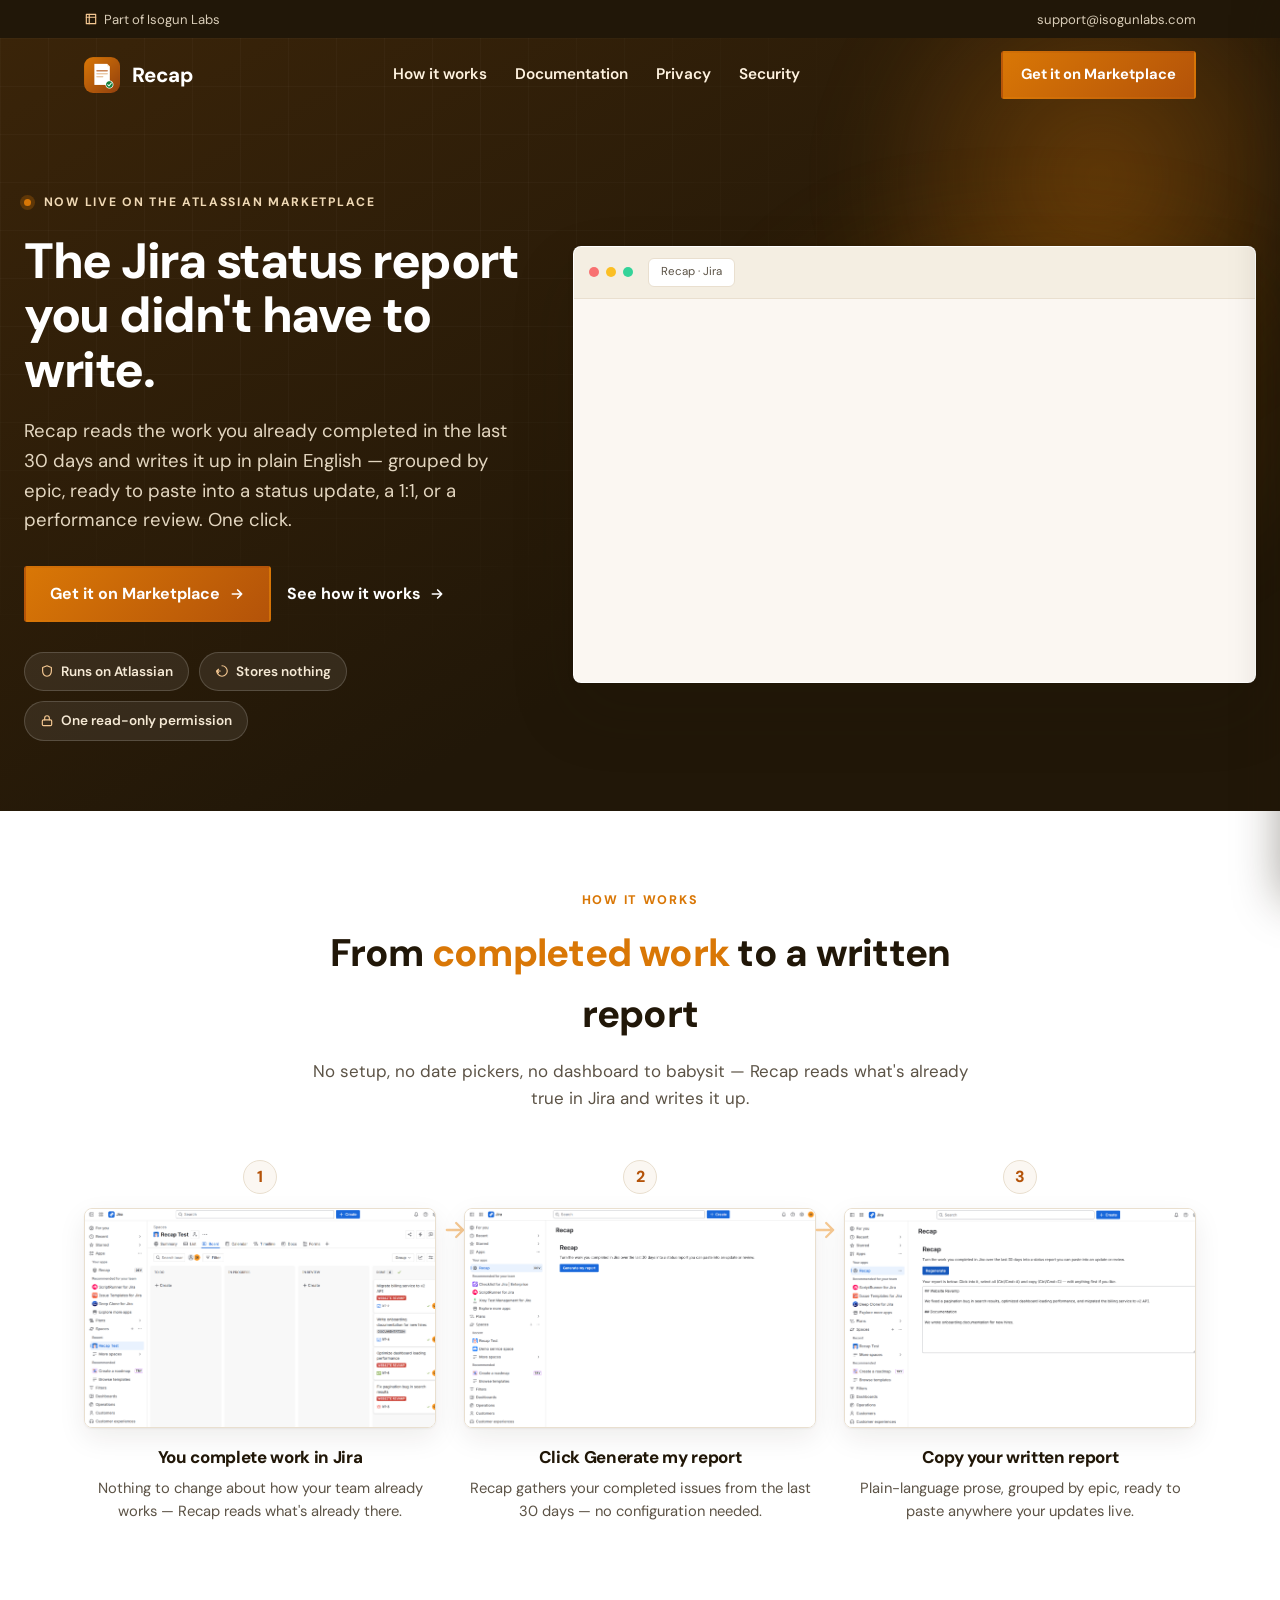
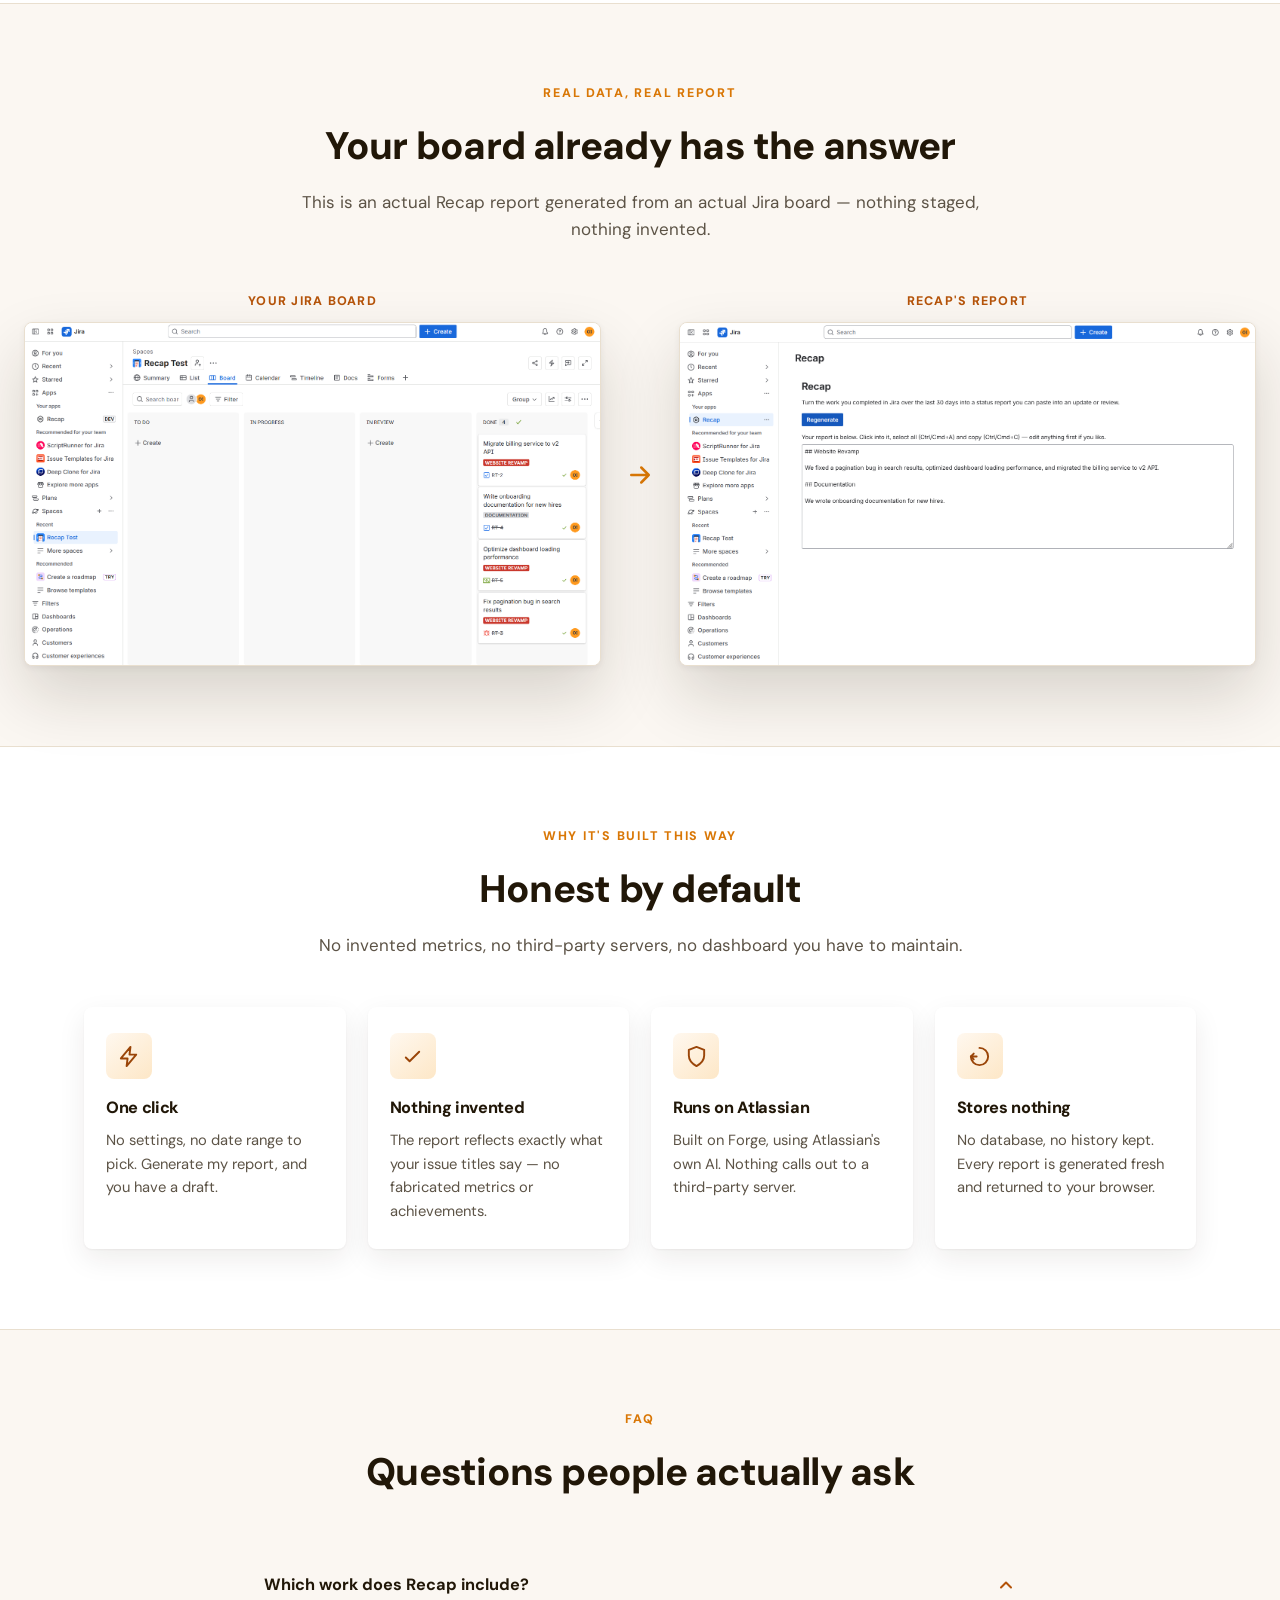
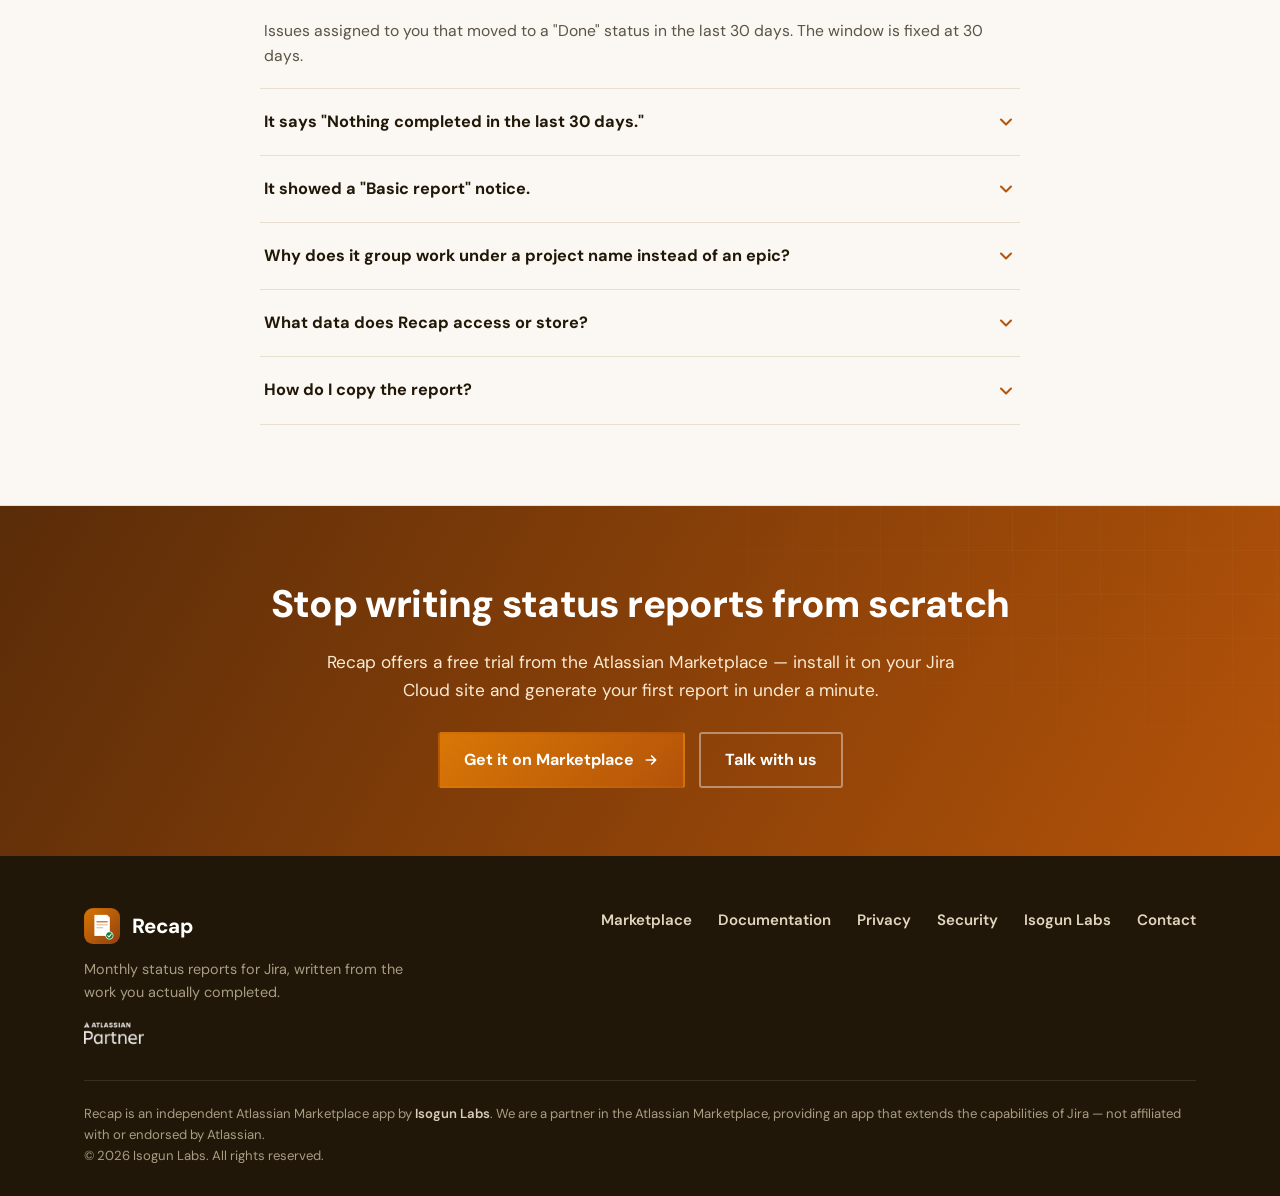
<file: index.html>
<!doctype html>
<html lang="en">
<head>
<meta charset="utf-8">
<meta name="viewport" content="width=device-width, initial-scale=1">
<meta name="color-scheme" content="light">
<meta name="author" content="Isogun Labs">
<meta name="theme-color" content="#211708">
<meta name="msvalidate.01" content="B763854E989D3089E737F531F7833BE5" />
<title>Recap — Jira Status Report App | One-Click Monthly Reports</title>
<meta name="description" content="Recap turns your completed Jira work into a written monthly status report in one click. Runs entirely on Atlassian, and stores nothing.">
<link rel="canonical" href="https://recap.isogunlabs.com/">

<meta property="og:type" content="website">
<meta property="og:title" content="Recap — Jira Status Report App">
<meta property="og:description" content="Turn completed Jira work into a written monthly status report in one click. Runs entirely on Atlassian and stores nothing.">
<meta property="og:url" content="https://recap.isogunlabs.com/">
<meta property="og:image" content="https://recap.isogunlabs.com/assets/img/Recap-thumbnail.png">
<meta property="og:image:width" content="1280">
<meta property="og:image:height" content="720">
<meta property="og:site_name" content="Recap">
<meta name="twitter:card" content="summary_large_image">
<meta name="twitter:site" content="@isogunlabs">
<meta name="twitter:title" content="Recap — Jira Status Report App">
<meta name="twitter:description" content="Turn completed Jira work into a written monthly status report in one click. Runs entirely on Atlassian and stores nothing.">
<meta name="twitter:image" content="https://recap.isogunlabs.com/assets/img/Recap-thumbnail.png">

<link rel="icon" href="/assets/img/recap-logo.svg" type="image/svg+xml">
<link rel="icon" href="/assets/img/recap-logo-144.png" sizes="144x144" type="image/png">
<link rel="apple-touch-icon" href="/assets/img/recap-logo-144.png">

<link rel="preload" as="font" type="font/woff2" href="/assets/fonts/dm-sans-latin.woff2" crossorigin>

<script type="application/ld+json">
{
  "@context": "https://schema.org",
  "@graph": [
    {
      "@type": "Organization",
      "name": "Isogun Labs",
      "url": "https://isogunlabs.com/",
      "logo": "https://recap.isogunlabs.com/assets/img/recap-logo-144.png",
      "sameAs": [
        "https://www.linkedin.com/company/isogun-labs",
        "https://x.com/isogunlabs",
        "https://www.instagram.com/isogunlabs/",
        "https://www.youtube.com/@isogun_labs"
      ]
    },
    {
      "@type": "BreadcrumbList",
      "itemListElement": [
        { "@type": "ListItem", "position": 1, "name": "Recap", "item": "https://recap.isogunlabs.com/" }
      ]
    },
    {
      "@type": "SoftwareApplication",
      "name": "Recap — Monthly Status Reports for Jira",
      "applicationCategory": "BusinessApplication",
      "operatingSystem": "Atlassian Jira Cloud",
      "url": "https://recap.isogunlabs.com/",
      "installUrl": "https://marketplace.atlassian.com/2146687861",
      "downloadUrl": "https://marketplace.atlassian.com/2146687861",
      "image": "https://recap.isogunlabs.com/assets/img/Recap-thumbnail.png",
      "description": "Recap turns your completed Jira work from the last 30 days into a written monthly status report in one click — grouped by epic, ready to paste into a status update or performance review. Runs entirely on Atlassian and stores nothing.",
      "publisher": { "@type": "Organization", "name": "Isogun Labs", "url": "https://isogunlabs.com/" }
    },
    {
      "@type": "FAQPage",
      "mainEntity": [
        {
          "@type": "Question", "name": "Which work does Recap include?",
          "acceptedAnswer": { "@type": "Answer", "text": "Issues assigned to you that moved to a \"Done\" status in the last 30 days. The window is fixed at 30 days." }
        },
        {
          "@type": "Question", "name": "It says “Nothing completed in the last 30 days.”",
          "acceptedAnswer": { "@type": "Answer", "text": "That means no issues assigned to you reached a Done status in that window. Recap won’t invent a report — complete some work and generate again." }
        },
        {
          "@type": "Question", "name": "What data does Recap access or store?",
          "acceptedAnswer": { "@type": "Answer", "text": "It reads only your completed issues’ titles, epic or project, and completion date, using a single read-only permission — and it stores nothing." }
        },
        {
          "@type": "Question", "name": "Why does it group work under a project name instead of an epic?",
          "acceptedAnswer": { "@type": "Answer", "text": "Issues that aren’t linked to an epic are grouped under their project instead, so nothing is dropped." }
        }
      ]
    }
  ]
}
</script>

<link rel="stylesheet" href="/assets/css/site.css?v=11">
</head>
<body>

<div class="util">
  <div class="wrap">
    <div class="u-left">
      <svg viewBox="0 0 24 24" fill="none" stroke="currentColor" stroke-width="2" stroke-linecap="round" stroke-linejoin="round" aria-hidden="true"><path d="M4 4h16v16H4z"/><path d="M4 9h16M9 4v16"/></svg>
      <a href="https://isogunlabs.com/">Part of Isogun Labs</a>
    </div>
    <div class="u-right"><a href="mailto:support@isogunlabs.com">support@isogunlabs.com</a></div>
  </div>
</div>

<nav class="nav">
  <div class="wrap">
    <a class="logo" href="/">
      <img src="/assets/img/recap-logo-144.png" alt="" width="36" height="36">
      <b>Recap</b>
    </a>
    <div class="nav-mid">
      <a href="#how">How it works</a>
      <a href="docs.html">Documentation</a>
      <a href="privacy.html">Privacy</a>
      <a href="security.html">Security</a>
    </div>
    <div class="nav-right">
      <a class="btn btn-amber btn-sm" href="https://marketplace.atlassian.com/2146687861" target="_blank" rel="noopener">Get it on Marketplace</a>
      <button class="hamburger" aria-label="Open menu" aria-expanded="false" aria-controls="mobile-drawer">
        <span></span><span></span><span></span>
      </button>
    </div>
  </div>
</nav>

<div class="drawer-overlay"></div>
<aside class="drawer" id="mobile-drawer">
  <div class="d-head">
    <a class="logo" href="/">
      <img src="/assets/img/recap-logo-144.png" alt="" width="32" height="32">
      <b>Recap</b>
    </a>
    <button class="d-close" aria-label="Close menu">
      <svg viewBox="0 0 24 24" fill="none" stroke="currentColor" stroke-width="2.2" stroke-linecap="round" stroke-linejoin="round"><path d="M6 6l12 12M18 6 6 18"/></svg>
    </button>
  </div>
  <nav>
    <a class="d-link" href="#how">How it works</a>
    <a class="d-link" href="docs.html">Documentation</a>
    <a class="d-link" href="privacy.html">Privacy</a>
    <a class="d-link" href="security.html">Security</a>
  </nav>
  <a class="btn btn-amber" href="https://marketplace.atlassian.com/2146687861" target="_blank" rel="noopener">Get it on Marketplace</a>
</aside>

<header class="hero">
  <div class="hero-facets" aria-hidden="true"></div>
  <div class="hero-glow" aria-hidden="true"></div>
  <div class="wrap">
    <div class="hero-copy">
      <span class="eyebrow"><span class="dot"></span> Now live on the Atlassian Marketplace</span>
      <h1>The Jira status report you didn't have to write.</h1>
      <p class="lead">Recap reads the work you already completed in the last 30 days and writes it up in plain English — grouped by epic, ready to paste into a status update, a 1:1, or a performance review. One click.</p>
      <div class="hero-actions">
        <a class="btn btn-amber" href="https://marketplace.atlassian.com/2146687861" target="_blank" rel="noopener">Get it on Marketplace
          <svg aria-hidden="true" viewBox="0 0 24 24" fill="none" stroke="currentColor" stroke-width="2.5" stroke-linecap="round" stroke-linejoin="round"><path d="M5 12h14M13 6l6 6-6 6"/></svg>
        </a>
        <a class="btn-text" href="#how">See how it works
          <svg aria-hidden="true" viewBox="0 0 24 24" fill="none" stroke="currentColor" stroke-width="2.5" stroke-linecap="round" stroke-linejoin="round"><path d="M5 12h14M13 6l6 6-6 6"/></svg>
        </a>
      </div>
      <ul class="trust-chips">
        <li><svg viewBox="0 0 24 24" fill="none" stroke="currentColor" stroke-width="2" stroke-linecap="round" stroke-linejoin="round" aria-hidden="true"><path d="M12 3 4.5 6v6c0 5 3.4 8.5 7.5 9 4.1-.5 7.5-4 7.5-9V6L12 3Z"/></svg> Runs on Atlassian</li>
        <li><svg viewBox="0 0 24 24" fill="none" stroke="currentColor" stroke-width="2" stroke-linecap="round" stroke-linejoin="round" aria-hidden="true"><path d="M3 12a9 9 0 1 0 9-9"/><path d="M3 12h6M3 12l3-3M3 12l3 3"/></svg> Stores nothing</li>
        <li><svg viewBox="0 0 24 24" fill="none" stroke="currentColor" stroke-width="2" stroke-linecap="round" stroke-linejoin="round" aria-hidden="true"><rect x="4" y="10" width="16" height="10" rx="2"/><path d="M8 10V7a4 4 0 0 1 8 0v3"/></svg> One read-only permission</li>
      </ul>
    </div>

    <div class="showcase-frame">
      <div class="mock">
        <div class="bar" aria-hidden="true"><i class="r"></i><i class="y"></i><i class="g"></i><span class="url">Recap · Jira</span></div>
        <div class="video-embed">
          <iframe src="https://www.youtube.com/embed/xNkR6TwXgtU" title="Recap Demo: Turn Jira Work Into a Status Report in One Click" allow="accelerometer; autoplay; clipboard-write; encrypted-media; gyroscope; picture-in-picture" allowfullscreen></iframe>
        </div>
      </div>
    </div>
  </div>
</header>

<section class="block reveal" id="how">
  <div class="wrap">
    <div class="section-head">
      <div class="kicker">How it works</div>
      <h2>From <span class="amber">completed work</span> to a written report</h2>
      <p>No setup, no date pickers, no dashboard to babysit — Recap reads what's already true in Jira and writes it up.</p>
    </div>
    <div class="flow">
      <div class="flow-step">
        <div class="num">1</div>
        <div class="flow-shot"><img src="/assets/img/board-done.png" width="1521" height="907" alt="A Jira board's Done column showing four completed tickets." loading="lazy" decoding="async"></div>
        <h3>You complete work in Jira</h3>
        <p>Nothing to change about how your team already works — Recap reads what's already there.</p>
      </div>
      <div class="flow-arrow" style="left:calc(33.33% - 14px);" aria-hidden="true">
        <svg viewBox="0 0 24 24" fill="none" stroke="currentColor" stroke-width="2" stroke-linecap="round" stroke-linejoin="round"><path d="M5 12h14M13 6l6 6-6 6"/></svg>
      </div>
      <div class="flow-step">
        <div class="num">2</div>
        <div class="flow-shot"><img src="/assets/img/recap-idle.png" width="1523" height="943" alt="Clicking Generate my report inside Recap in Jira." loading="lazy" decoding="async"></div>
        <h3>Click Generate my report</h3>
        <p>Recap gathers your completed issues from the last 30 days — no configuration needed.</p>
      </div>
      <div class="flow-arrow" style="left:calc(66.66% - 14px);" aria-hidden="true">
        <svg viewBox="0 0 24 24" fill="none" stroke="currentColor" stroke-width="2" stroke-linecap="round" stroke-linejoin="round"><path d="M5 12h14M13 6l6 6-6 6"/></svg>
      </div>
      <div class="flow-step">
        <div class="num">3</div>
        <div class="flow-shot"><img src="/assets/img/recap-report.png" width="1522" height="907" alt="A finished status report generated by Recap, grouped by epic." loading="lazy" decoding="async"></div>
        <h3>Copy your written report</h3>
        <p>Plain-language prose, grouped by epic, ready to paste anywhere your updates live.</p>
      </div>
    </div>
  </div>
</section>

<section class="block reveal" style="background:var(--panel); border-top:1px solid var(--line); border-bottom:1px solid var(--line);">
  <div class="wrap wrap-wide">
    <div class="section-head">
      <div class="kicker">Real data, real report</div>
      <h2>Your board already has the answer</h2>
      <p>This is an actual Recap report generated from an actual Jira board — nothing staged, nothing invented.</p>
    </div>
    <div class="split">
      <div>
        <div class="split-label">Your Jira board</div>
        <div class="split-shot"><img src="/assets/img/board-done.png" width="1521" height="907" alt="Jira Done column with tickets: migrate billing service to v2 API, write onboarding documentation, optimize dashboard loading performance, fix pagination bug in search results." loading="lazy" decoding="async"></div>
      </div>
      <div class="split-arrow" aria-hidden="true">
        <svg viewBox="0 0 24 24" fill="none" stroke="currentColor" stroke-width="2" stroke-linecap="round" stroke-linejoin="round"><path d="M5 12h14M13 6l6 6-6 6"/></svg>
      </div>
      <div>
        <div class="split-label">Recap's report</div>
        <div class="split-shot"><img src="/assets/img/recap-report.png" width="1522" height="907" alt="Recap's written report describing the same four tickets in plain English, grouped by Website Revamp and Documentation." loading="lazy" decoding="async"></div>
      </div>
    </div>
  </div>
</section>

<section class="block reveal">
  <div class="wrap">
    <div class="section-head">
      <div class="kicker">Why it's built this way</div>
      <h2>Honest by default</h2>
      <p>No invented metrics, no third-party servers, no dashboard you have to maintain.</p>
    </div>
    <div class="principles">
      <div class="principle">
        <div class="ic" aria-hidden="true"><svg viewBox="0 0 24 24" fill="none" stroke="currentColor" stroke-width="2" stroke-linecap="round" stroke-linejoin="round"><path d="M13 2 3 14h7l-1 8 10-12h-7l1-8Z"/></svg></div>
        <h3>One click</h3>
        <p>No settings, no date range to pick. Generate my report, and you have a draft.</p>
      </div>
      <div class="principle">
        <div class="ic" aria-hidden="true"><svg viewBox="0 0 24 24" fill="none" stroke="currentColor" stroke-width="2" stroke-linecap="round" stroke-linejoin="round"><path d="m5 13 4 4L19 7"/></svg></div>
        <h3>Nothing invented</h3>
        <p>The report reflects exactly what your issue titles say — no fabricated metrics or achievements.</p>
      </div>
      <div class="principle">
        <div class="ic" aria-hidden="true"><svg viewBox="0 0 24 24" fill="none" stroke="currentColor" stroke-width="2" stroke-linecap="round" stroke-linejoin="round"><path d="M12 2 4 5v6c0 5 3.4 8.5 8 11 4.6-2.5 8-6 8-11V5l-8-3Z"/></svg></div>
        <h3>Runs on Atlassian</h3>
        <p>Built on Forge, using Atlassian's own AI. Nothing calls out to a third-party server.</p>
      </div>
      <div class="principle">
        <div class="ic" aria-hidden="true"><svg viewBox="0 0 24 24" fill="none" stroke="currentColor" stroke-width="2" stroke-linecap="round" stroke-linejoin="round"><path d="M3 12a9 9 0 1 0 9-9"/><path d="M3 12h6M3 12l3-3M3 12l3 3"/></svg></div>
        <h3>Stores nothing</h3>
        <p>No database, no history kept. Every report is generated fresh and returned to your browser.</p>
      </div>
    </div>
  </div>
</section>

<section class="block reveal" style="background:var(--panel); border-top:1px solid var(--line); border-bottom:1px solid var(--line);">
  <div class="wrap">
    <div class="section-head">
      <div class="kicker">FAQ</div>
      <h2>Questions people actually ask</h2>
    </div>
    <div class="faq-list">
      <details class="faq-item" open>
        <summary>Which work does Recap include?
          <svg class="chev" viewBox="0 0 24 24" fill="none" stroke="currentColor" stroke-width="2.4" stroke-linecap="round" stroke-linejoin="round" aria-hidden="true"><path d="m6 9 6 6 6-6"/></svg>
        </summary>
        <p>Issues assigned to you that moved to a "Done" status in the last 30 days. The window is fixed at 30 days.</p>
      </details>
      <details class="faq-item">
        <summary>It says "Nothing completed in the last 30 days."
          <svg class="chev" viewBox="0 0 24 24" fill="none" stroke="currentColor" stroke-width="2.4" stroke-linecap="round" stroke-linejoin="round" aria-hidden="true"><path d="m6 9 6 6 6-6"/></svg>
        </summary>
        <p>That means no issues assigned to you reached a Done status in that window. Recap won't invent a report — complete some work and generate again.</p>
      </details>
      <details class="faq-item">
        <summary>It showed a "Basic report" notice.
          <svg class="chev" viewBox="0 0 24 24" fill="none" stroke="currentColor" stroke-width="2.4" stroke-linecap="round" stroke-linejoin="round" aria-hidden="true"><path d="m6 9 6 6 6-6"/></svg>
        </summary>
        <p>If the AI writer is momentarily unavailable, Recap falls back to a plain summary of your completed work so you're never left empty-handed. Try again in a moment for the written version.</p>
      </details>
      <details class="faq-item">
        <summary>Why does it group work under a project name instead of an epic?
          <svg class="chev" viewBox="0 0 24 24" fill="none" stroke="currentColor" stroke-width="2.4" stroke-linecap="round" stroke-linejoin="round" aria-hidden="true"><path d="m6 9 6 6 6-6"/></svg>
        </summary>
        <p>Issues that aren't linked to an epic (no parent) are grouped under their project instead, so nothing is dropped.</p>
      </details>
      <details class="faq-item">
        <summary>What data does Recap access or store?
          <svg class="chev" viewBox="0 0 24 24" fill="none" stroke="currentColor" stroke-width="2.4" stroke-linecap="round" stroke-linejoin="round" aria-hidden="true"><path d="m6 9 6 6 6-6"/></svg>
        </summary>
        <p>It reads only your completed issues' titles, epic or project, and completion date, using a single read-only permission — and it stores nothing. See the <a href="privacy.html">privacy policy</a> for detail.</p>
      </details>
      <details class="faq-item">
        <summary>How do I copy the report?
          <svg class="chev" viewBox="0 0 24 24" fill="none" stroke="currentColor" stroke-width="2.4" stroke-linecap="round" stroke-linejoin="round" aria-hidden="true"><path d="m6 9 6 6 6-6"/></svg>
        </summary>
        <p>Click inside the report box, press Ctrl/Cmd&nbsp;+&nbsp;A to select all, then Ctrl/Cmd&nbsp;+&nbsp;C to copy.</p>
      </details>
    </div>
  </div>
</section>

<section class="cta reveal">
  <div class="cta-facets" aria-hidden="true"></div>
  <div class="wrap">
    <h2>Stop writing status reports from scratch</h2>
    <p>Recap offers a free trial from the Atlassian Marketplace — install it on your Jira Cloud site and generate your first report in under a minute.</p>
    <div class="cta-actions">
      <a class="btn btn-amber" href="https://marketplace.atlassian.com/2146687861" target="_blank" rel="noopener">Get it on Marketplace
        <svg aria-hidden="true" viewBox="0 0 24 24" fill="none" stroke="currentColor" stroke-width="2.5" stroke-linecap="round" stroke-linejoin="round"><path d="M5 12h14M13 6l6 6-6 6"/></svg>
      </a>
      <a class="btn btn-ghost-light" href="mailto:support@isogunlabs.com">Talk with us</a>
    </div>
  </div>
</section>

<footer>
  <div class="wrap">
    <div class="foot-top">
      <div class="foot-brand">
        <a class="logo" href="/">
          <img src="/assets/img/recap-logo-144.png" alt="" width="32" height="32">
          <b>Recap</b>
        </a>
        <p>Monthly status reports for Jira, written from the work you actually completed.</p>
        <img class="partner-badge" src="/assets/img/atlassian_partner_logo/atlassian-partner-attribution-inverse-rgb-2x.png" alt="We are a partner in the Atlassian Marketplace" width="144" height="62">
      </div>
      <div class="foot-links">
        <a href="https://marketplace.atlassian.com/2146687861" target="_blank" rel="noopener">Marketplace</a>
        <a href="docs.html">Documentation</a>
        <a href="privacy.html">Privacy</a>
        <a href="security.html">Security</a>
        <a href="https://isogunlabs.com/">Isogun Labs</a>
        <a href="mailto:support@isogunlabs.com">Contact</a>
      </div>
    </div>
    <div class="foot-bottom">
      Recap is an independent Atlassian Marketplace app by <a href="https://isogunlabs.com/">Isogun Labs</a>. We are a partner in the Atlassian Marketplace, providing an app that extends the capabilities of Jira — not affiliated with or endorsed by Atlassian.<br>
      © 2026 Isogun Labs. All rights reserved.
    </div>
  </div>
</footer>

<script src="/assets/js/site.js?v=10" defer></script>
</body>
</html>
</file>
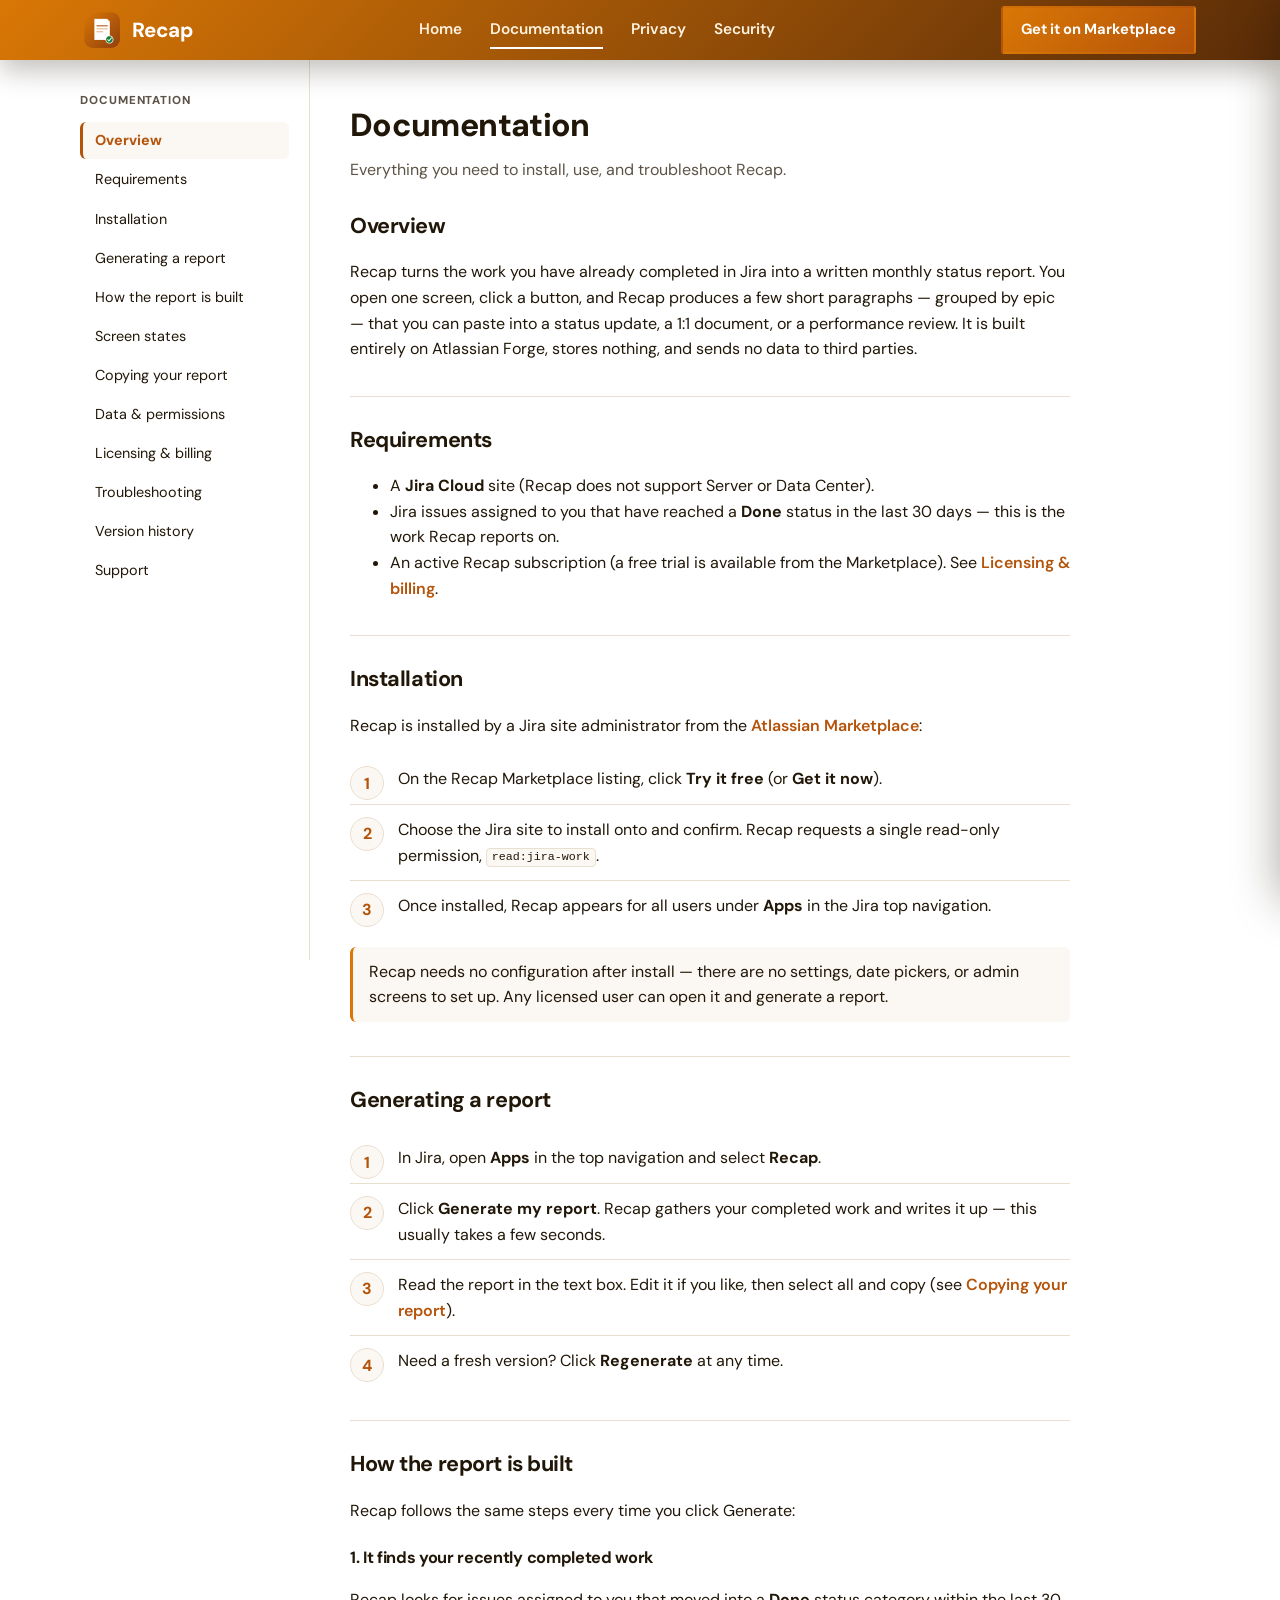
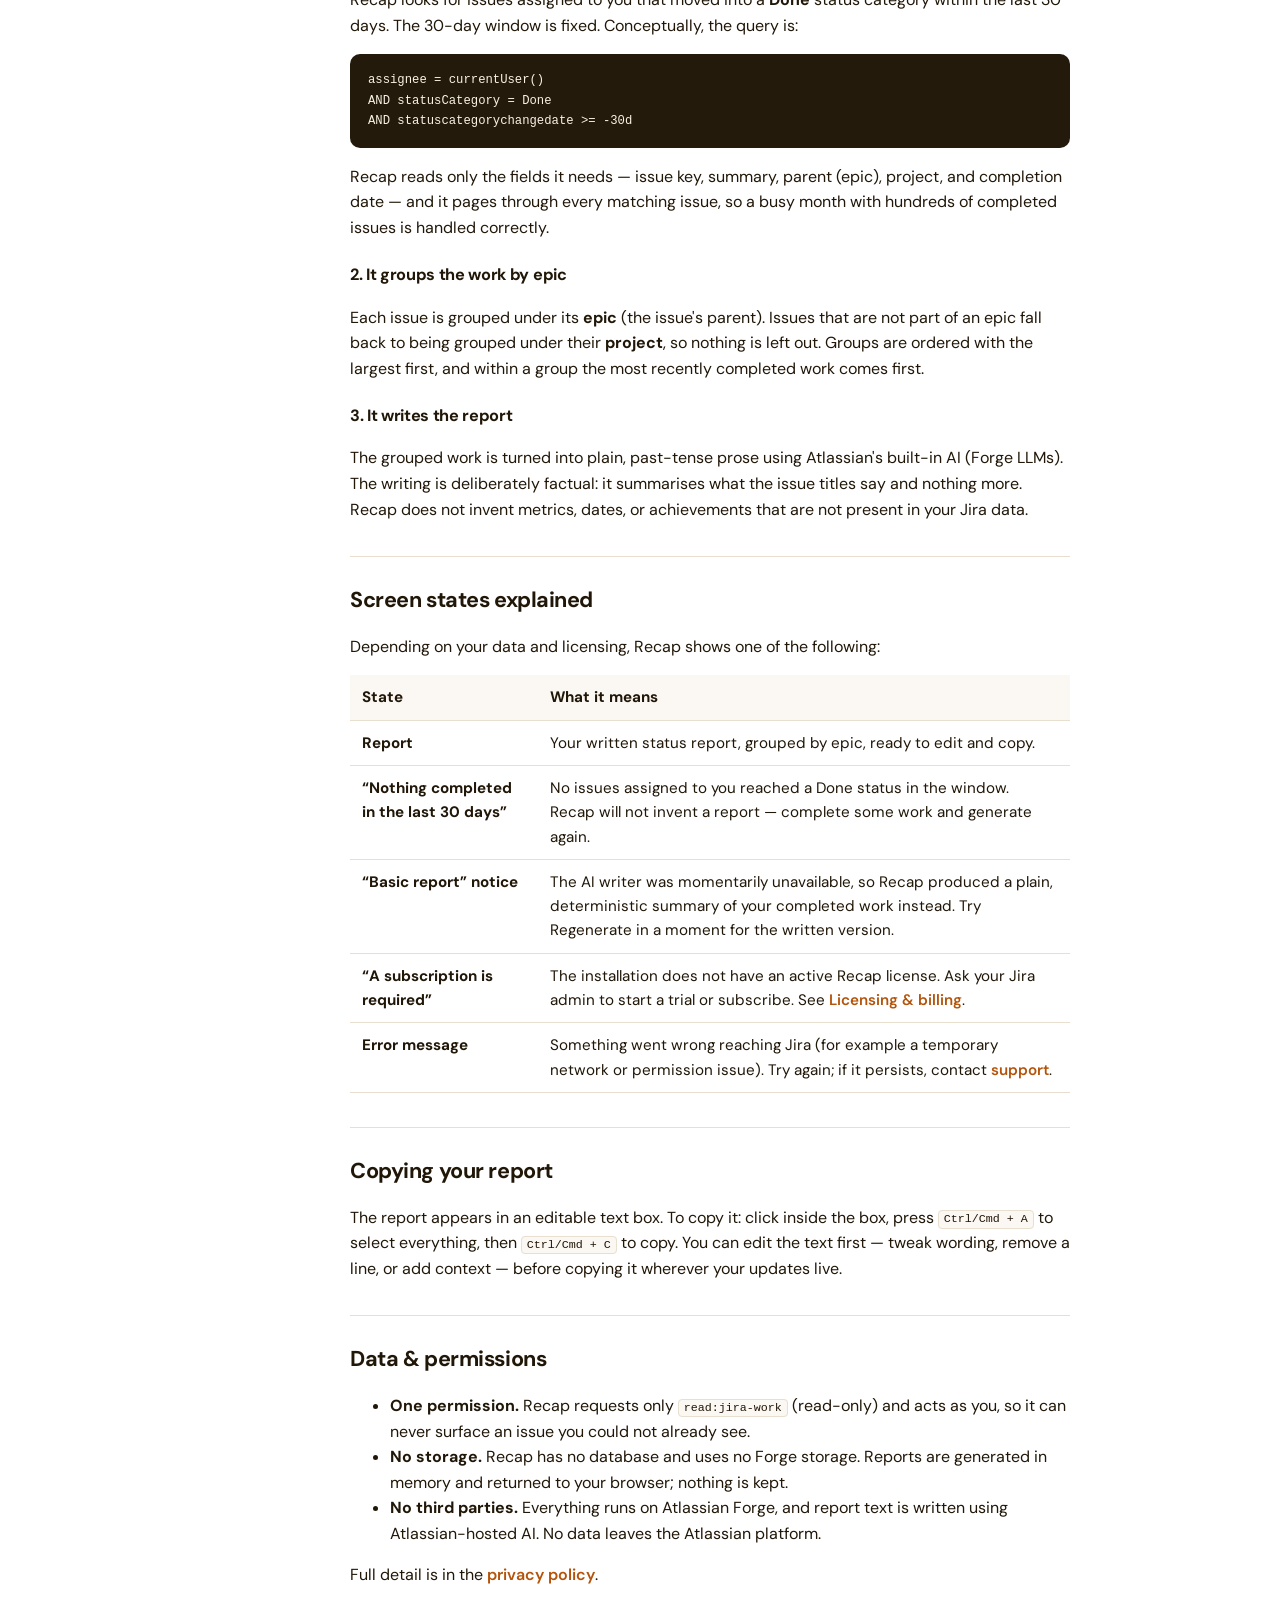
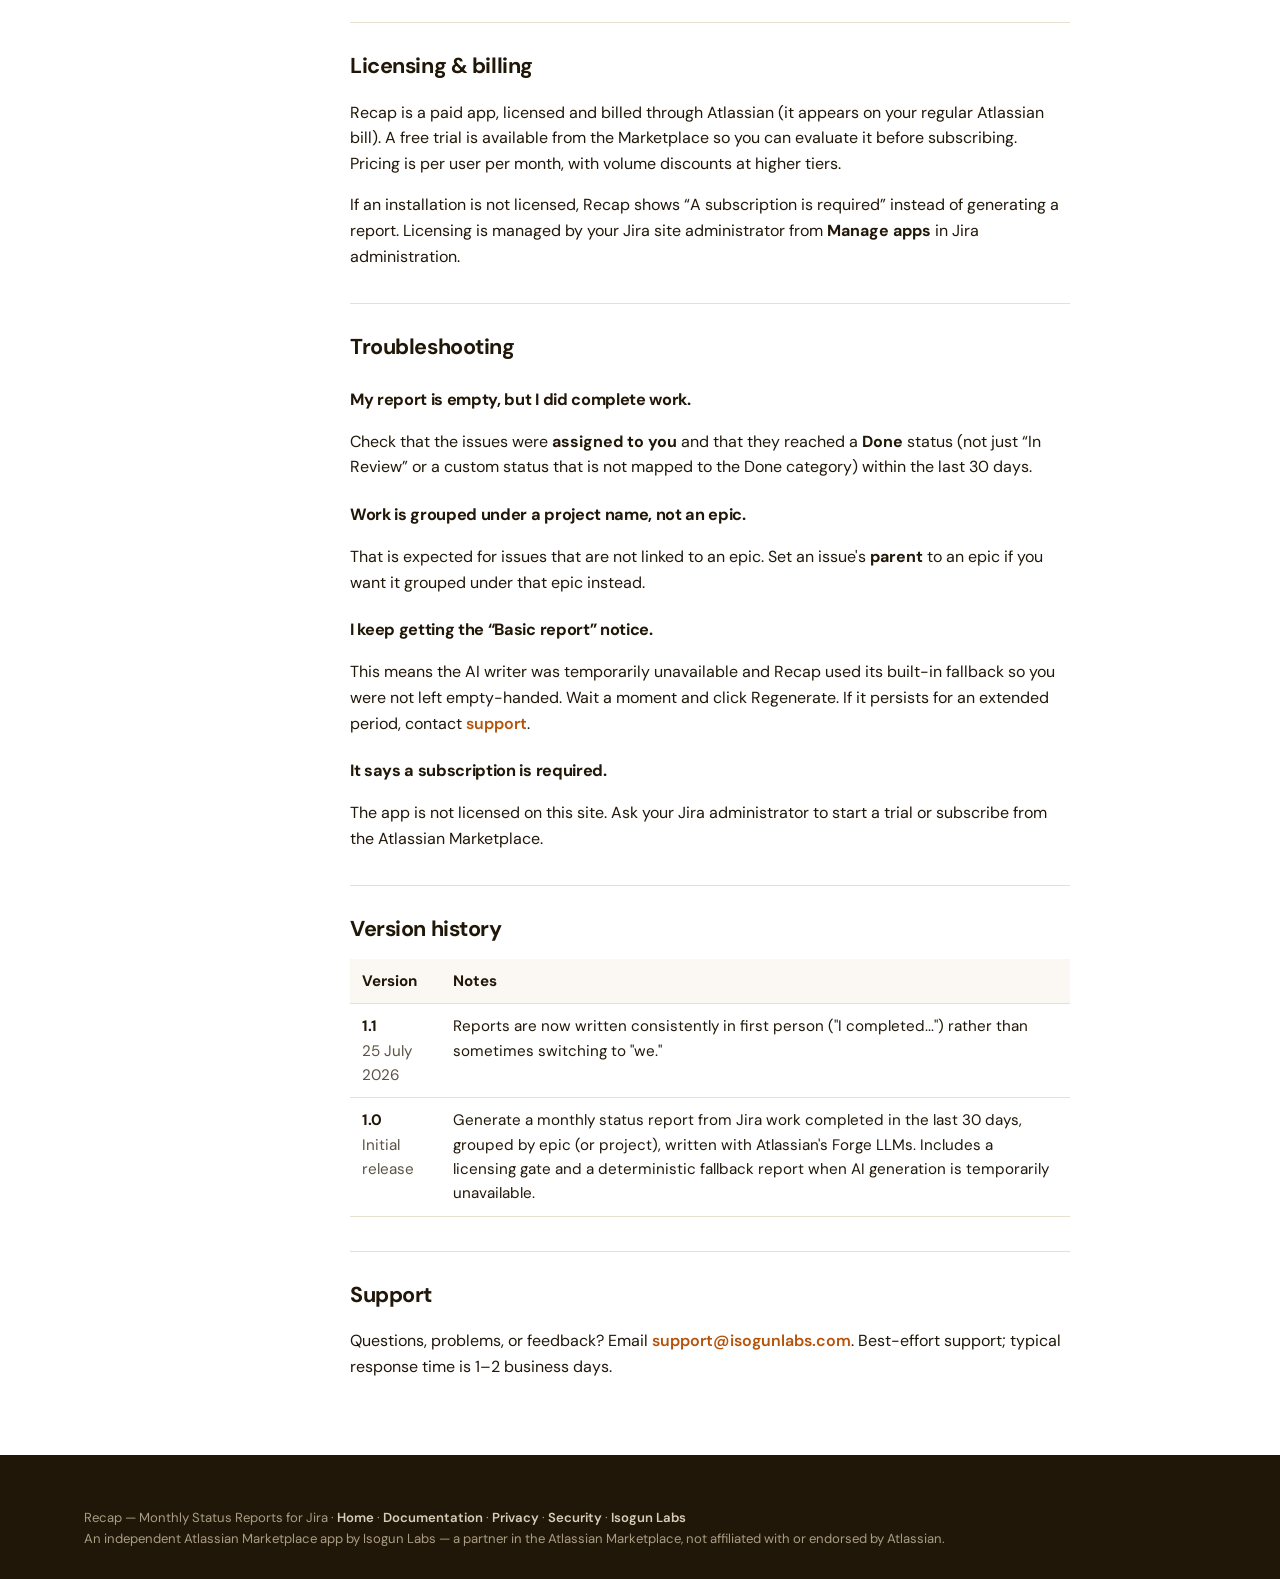
<file: docs.html>
<!doctype html>
<html lang="en">
<head>
<meta charset="utf-8">
<meta name="viewport" content="width=device-width, initial-scale=1">
<meta name="color-scheme" content="light">
<meta name="author" content="Isogun Labs">
<meta name="theme-color" content="#211708">
<title>Recap — Documentation</title>
<meta name="description" content="Documentation for Recap, the Jira Cloud app that turns your completed work into a written monthly status report in one click.">
<link rel="canonical" href="https://recap.isogunlabs.com/docs.html">

<meta property="og:type" content="website">
<meta property="og:title" content="Recap — Documentation">
<meta property="og:description" content="Everything you need to install, use, and troubleshoot Recap — the one-click Jira status report app.">
<meta property="og:url" content="https://recap.isogunlabs.com/docs.html">
<meta property="og:image" content="https://recap.isogunlabs.com/assets/img/Recap-thumbnail.png">
<meta property="og:image:width" content="1280">
<meta property="og:image:height" content="720">
<meta property="og:site_name" content="Recap">
<meta name="twitter:card" content="summary_large_image">
<meta name="twitter:site" content="@isogunlabs">
<meta name="twitter:title" content="Recap — Documentation">
<meta name="twitter:description" content="Everything you need to install, use, and troubleshoot Recap — the one-click Jira status report app.">
<meta name="twitter:image" content="https://recap.isogunlabs.com/assets/img/Recap-thumbnail.png">

<link rel="icon" href="/assets/img/recap-logo.svg" type="image/svg+xml">
<link rel="icon" href="/assets/img/recap-logo-144.png" sizes="144x144" type="image/png">
<link rel="apple-touch-icon" href="/assets/img/recap-logo-144.png">
<script type="application/ld+json">
{
  "@context": "https://schema.org",
  "@type": "BreadcrumbList",
  "itemListElement": [
    { "@type": "ListItem", "position": 1, "name": "Recap", "item": "https://recap.isogunlabs.com/" },
    { "@type": "ListItem", "position": 2, "name": "Documentation", "item": "https://recap.isogunlabs.com/docs.html" }
  ]
}
</script>

<link rel="stylesheet" href="/assets/css/site.css?v=11">
</head>
<body>

<nav class="nav nav-solid">
  <div class="wrap">
    <a class="logo" href="/">
      <img src="/assets/img/recap-logo-144.png" alt="" width="36" height="36">
      <b>Recap</b>
    </a>
    <div class="nav-mid">
      <a href="index.html">Home</a>
      <a href="docs.html" class="active">Documentation</a>
      <a href="privacy.html">Privacy</a>
      <a href="security.html">Security</a>
    </div>
    <div class="nav-right">
      <a class="btn btn-amber btn-sm" href="https://marketplace.atlassian.com/2146687861" target="_blank" rel="noopener">Get it on Marketplace</a>
      <button class="hamburger" aria-label="Open menu" aria-expanded="false" aria-controls="mobile-drawer">
        <span></span><span></span><span></span>
      </button>
    </div>
  </div>
</nav>

<div class="drawer-overlay"></div>
<aside class="drawer" id="mobile-drawer">
  <div class="d-head">
    <a class="logo" href="/">
      <img src="/assets/img/recap-logo-144.png" alt="" width="32" height="32">
      <b>Recap</b>
    </a>
    <button class="d-close" aria-label="Close menu">
      <svg viewBox="0 0 24 24" fill="none" stroke="currentColor" stroke-width="2.2" stroke-linecap="round" stroke-linejoin="round"><path d="M6 6l12 12M18 6 6 18"/></svg>
    </button>
  </div>
  <nav>
    <a class="d-link" href="index.html">Home</a>
    <a class="d-link" href="docs.html">Documentation</a>
    <a class="d-link" href="privacy.html">Privacy</a>
    <a class="d-link" href="security.html">Security</a>
  </nav>
  <a class="btn btn-amber" href="https://marketplace.atlassian.com/2146687861" target="_blank" rel="noopener">Get it on Marketplace</a>
</aside>

<div class="docs-layout">

  <aside class="docs-side">
    <p class="side-title">Documentation</p>
    <nav id="sidenav">
      <a href="#overview">Overview</a>
      <a href="#requirements">Requirements</a>
      <a href="#install">Installation</a>
      <a href="#usage">Generating a report</a>
      <a href="#how">How the report is built</a>
      <a href="#states">Screen states</a>
      <a href="#copy">Copying your report</a>
      <a href="#data">Data &amp; permissions</a>
      <a href="#licensing">Licensing &amp; billing</a>
      <a href="#troubleshooting">Troubleshooting</a>
      <a href="#versions">Version history</a>
      <a href="#support">Support</a>
    </nav>
  </aside>

  <main class="docs-main">
    <h1 class="page-title">Documentation</h1>
    <p class="lede">Everything you need to install, use, and troubleshoot Recap.</p>

    <section id="overview">
      <h2 class="sec">Overview</h2>
      <p>
        Recap turns the work you have already completed in Jira into a written monthly status
        report. You open one screen, click a button, and Recap produces a few short paragraphs —
        grouped by epic — that you can paste into a status update, a 1:1 document, or a
        performance review. It is built entirely on Atlassian Forge, stores nothing, and sends no
        data to third parties.
      </p>
    </section>

    <section id="requirements">
      <h2 class="sec">Requirements</h2>
      <ul>
        <li>A <strong>Jira Cloud</strong> site (Recap does not support Server or Data Center).</li>
        <li>Jira issues assigned to you that have reached a <strong>Done</strong> status in the last 30 days — this is the work Recap reports on.</li>
        <li>An active Recap subscription (a free trial is available from the Marketplace). See <a class="inline" href="#licensing">Licensing &amp; billing</a>.</li>
      </ul>
    </section>

    <section id="install">
      <h2 class="sec">Installation</h2>
      <p>Recap is installed by a Jira site administrator from the <a class="inline" href="https://marketplace.atlassian.com/2146687861" target="_blank" rel="noopener">Atlassian Marketplace</a>:</p>
      <ol class="steps">
        <li>On the Recap Marketplace listing, click <strong>Try it free</strong> (or <strong>Get it now</strong>).</li>
        <li>Choose the Jira site to install onto and confirm. Recap requests a single read-only permission, <code>read:jira-work</code>.</li>
        <li>Once installed, Recap appears for all users under <strong>Apps</strong> in the Jira top navigation.</li>
      </ol>
      <div class="note">
        Recap needs no configuration after install — there are no settings, date pickers, or
        admin screens to set up. Any licensed user can open it and generate a report.
      </div>
    </section>

    <section id="usage">
      <h2 class="sec">Generating a report</h2>
      <ol class="steps">
        <li>In Jira, open <strong>Apps</strong> in the top navigation and select <strong>Recap</strong>.</li>
        <li>Click <strong>Generate my report</strong>. Recap gathers your completed work and writes it up — this usually takes a few seconds.</li>
        <li>Read the report in the text box. Edit it if you like, then select all and copy (see <a class="inline" href="#copy">Copying your report</a>).</li>
        <li>Need a fresh version? Click <strong>Regenerate</strong> at any time.</li>
      </ol>
    </section>

    <section id="how">
      <h2 class="sec">How the report is built</h2>
      <p>Recap follows the same steps every time you click Generate:</p>

      <h3>1. It finds your recently completed work</h3>
      <p>
        Recap looks for issues assigned to you that moved into a <strong>Done</strong> status
        category within the last 30 days. The 30-day window is fixed. Conceptually, the query is:
      </p>
      <pre><code>assignee = currentUser()
AND statusCategory = Done
AND statuscategorychangedate &gt;= -30d</code></pre>
      <p>
        Recap reads only the fields it needs — issue key, summary, parent (epic), project, and
        completion date — and it pages through every matching issue, so a busy month with
        hundreds of completed issues is handled correctly.
      </p>

      <h3>2. It groups the work by epic</h3>
      <p>
        Each issue is grouped under its <strong>epic</strong> (the issue's parent). Issues that
        are not part of an epic fall back to being grouped under their <strong>project</strong>,
        so nothing is left out. Groups are ordered with the largest first, and within a group the
        most recently completed work comes first.
      </p>

      <h3>3. It writes the report</h3>
      <p>
        The grouped work is turned into plain, past-tense prose using Atlassian's built-in AI
        (Forge LLMs). The writing is deliberately factual: it summarises what the issue titles
        say and nothing more. Recap does not invent metrics, dates, or achievements that are not
        present in your Jira data.
      </p>
    </section>

    <section id="states">
      <h2 class="sec">Screen states explained</h2>
      <p>Depending on your data and licensing, Recap shows one of the following:</p>
      <table>
        <tr><th>State</th><th>What it means</th></tr>
        <tr><td><strong>Report</strong></td><td>Your written status report, grouped by epic, ready to edit and copy.</td></tr>
        <tr><td><strong>“Nothing completed in the last 30&nbsp;days”</strong></td><td>No issues assigned to you reached a Done status in the window. Recap will not invent a report — complete some work and generate again.</td></tr>
        <tr><td><strong>“Basic report” notice</strong></td><td>The AI writer was momentarily unavailable, so Recap produced a plain, deterministic summary of your completed work instead. Try Regenerate in a moment for the written version.</td></tr>
        <tr><td><strong>“A subscription is required”</strong></td><td>The installation does not have an active Recap license. Ask your Jira admin to start a trial or subscribe. See <a class="inline" href="#licensing">Licensing &amp; billing</a>.</td></tr>
        <tr><td><strong>Error message</strong></td><td>Something went wrong reaching Jira (for example a temporary network or permission issue). Try again; if it persists, contact <a class="inline" href="#support">support</a>.</td></tr>
      </table>
    </section>

    <section id="copy">
      <h2 class="sec">Copying your report</h2>
      <p>
        The report appears in an editable text box. To copy it: click inside the box, press
        <code>Ctrl/Cmd&nbsp;+&nbsp;A</code> to select everything, then <code>Ctrl/Cmd&nbsp;+&nbsp;C</code>
        to copy. You can edit the text first — tweak wording, remove a line, or add context —
        before copying it wherever your updates live.
      </p>
    </section>

    <section id="data">
      <h2 class="sec">Data &amp; permissions</h2>
      <ul>
        <li><strong>One permission.</strong> Recap requests only <code>read:jira-work</code> (read-only) and acts as you, so it can never surface an issue you could not already see.</li>
        <li><strong>No storage.</strong> Recap has no database and uses no Forge storage. Reports are generated in memory and returned to your browser; nothing is kept.</li>
        <li><strong>No third parties.</strong> Everything runs on Atlassian Forge, and report text is written using Atlassian-hosted AI. No data leaves the Atlassian platform.</li>
      </ul>
      <p>Full detail is in the <a class="inline" href="privacy.html">privacy policy</a>.</p>
    </section>

    <section id="licensing">
      <h2 class="sec">Licensing &amp; billing</h2>
      <p>
        Recap is a paid app, licensed and billed through Atlassian (it appears on your regular
        Atlassian bill). A free trial is available from the Marketplace so you can evaluate it
        before subscribing. Pricing is per user per month, with volume discounts at higher tiers.
      </p>
      <p>
        If an installation is not licensed, Recap shows “A subscription is required” instead of
        generating a report. Licensing is managed by your Jira site administrator from
        <strong>Manage apps</strong> in Jira administration.
      </p>
    </section>

    <section id="troubleshooting">
      <h2 class="sec">Troubleshooting</h2>

      <h3>My report is empty, but I did complete work.</h3>
      <p>
        Check that the issues were <strong>assigned to you</strong> and that they reached a
        <strong>Done</strong> status (not just “In Review” or a custom status that is not mapped
        to the Done category) within the last 30 days.
      </p>

      <h3>Work is grouped under a project name, not an epic.</h3>
      <p>
        That is expected for issues that are not linked to an epic. Set an issue's
        <strong>parent</strong> to an epic if you want it grouped under that epic instead.
      </p>

      <h3>I keep getting the “Basic report” notice.</h3>
      <p>
        This means the AI writer was temporarily unavailable and Recap used its built-in fallback
        so you were not left empty-handed. Wait a moment and click Regenerate. If it persists for
        an extended period, contact <a class="inline" href="#support">support</a>.
      </p>

      <h3>It says a subscription is required.</h3>
      <p>
        The app is not licensed on this site. Ask your Jira administrator to start a trial or
        subscribe from the Atlassian Marketplace.
      </p>
    </section>

    <section id="versions">
      <h2 class="sec">Version history</h2>
      <table>
        <tr><th>Version</th><th>Notes</th></tr>
        <tr>
          <td><strong>1.1</strong><br><span style="color:var(--body)">25 July 2026</span></td>
          <td>Reports are now written consistently in first person ("I completed...") rather than sometimes switching to "we."</td>
        </tr>
        <tr>
          <td><strong>1.0</strong><br><span style="color:var(--body)">Initial release</span></td>
          <td>Generate a monthly status report from Jira work completed in the last 30 days, grouped by epic (or project), written with Atlassian's Forge LLMs. Includes a licensing gate and a deterministic fallback report when AI generation is temporarily unavailable.</td>
        </tr>
      </table>
    </section>

    <section id="support">
      <h2 class="sec">Support</h2>
      <p>
        Questions, problems, or feedback? Email
        <a class="inline" href="mailto:support@isogunlabs.com">support@isogunlabs.com</a>.
        Best-effort support; typical response time is 1–2 business days.
      </p>
    </section>
  </main>

</div>

<footer>
  <div class="wrap">
    <div class="foot-bottom" style="border-top:0; padding-top:0;">
      Recap — Monthly Status Reports for Jira ·
      <a href="index.html">Home</a> ·
      <a href="docs.html">Documentation</a> ·
      <a href="privacy.html">Privacy</a> ·
      <a href="security.html">Security</a> ·
      <a href="https://isogunlabs.com/">Isogun Labs</a><br>
      An independent Atlassian Marketplace app by Isogun Labs — a partner in the Atlassian Marketplace, not affiliated with or endorsed by Atlassian.
    </div>
  </div>
</footer>

<script src="/assets/js/site.js?v=10" defer></script>
</body>
</html>
</file>
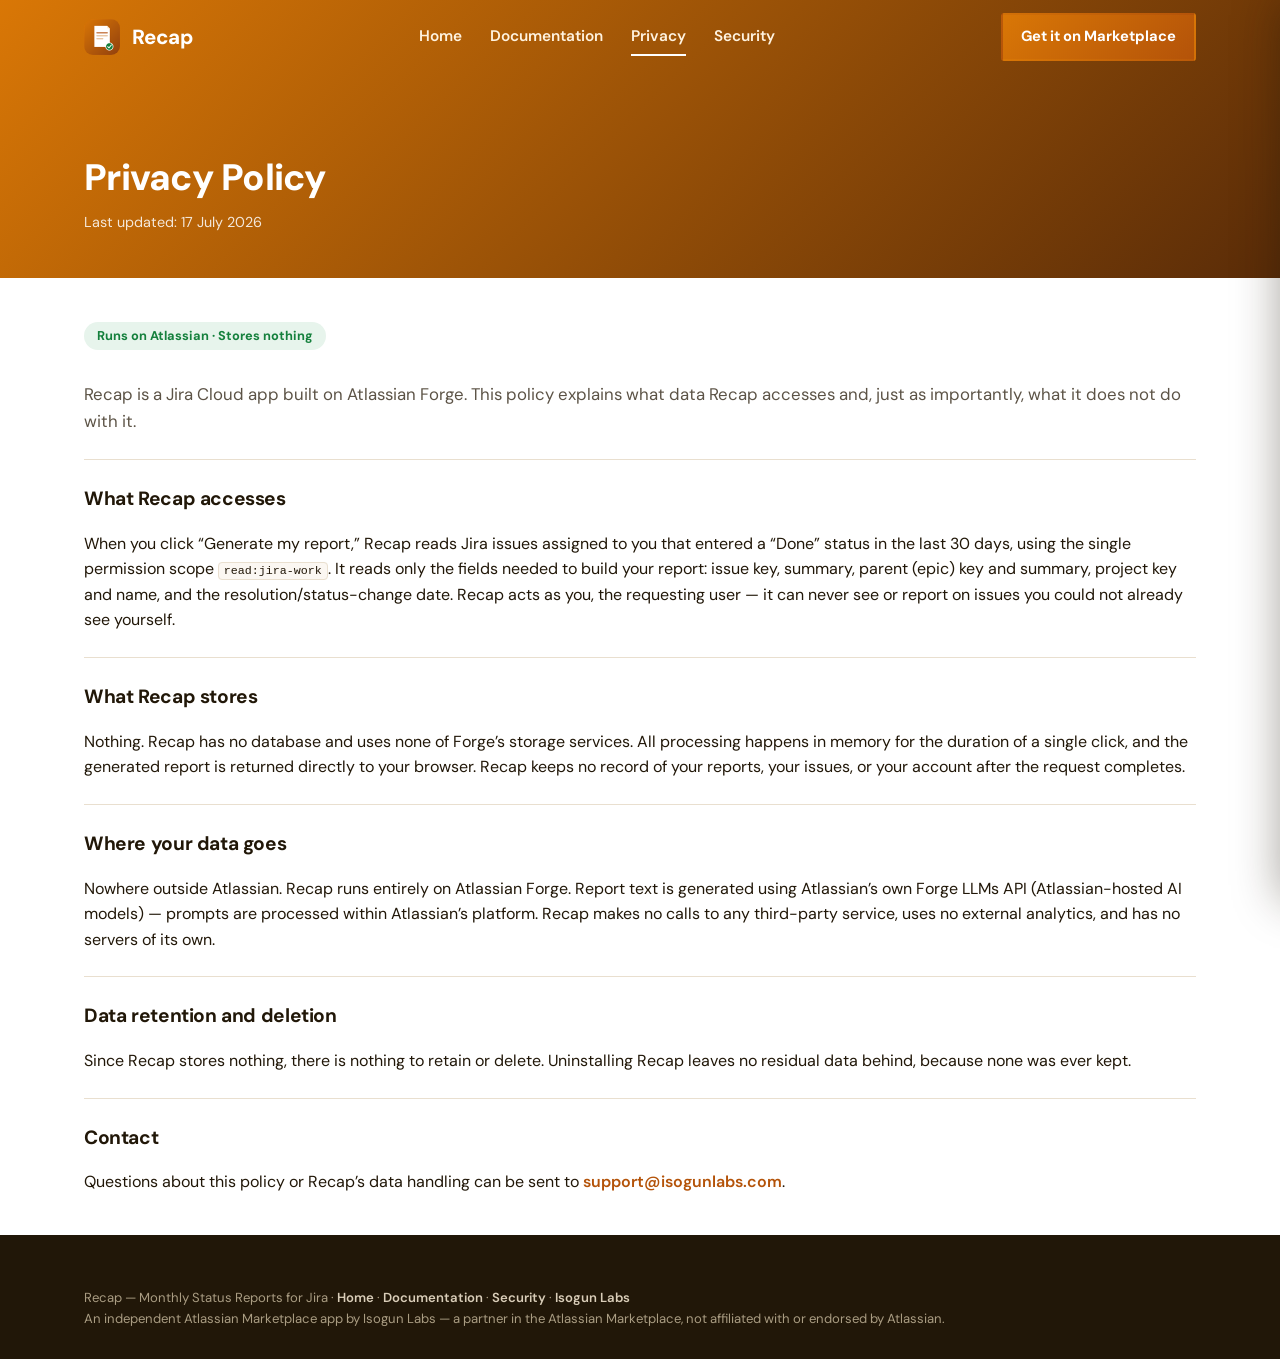
<file: privacy.html>
<!doctype html>
<html lang="en">
<head>
<meta charset="utf-8">
<meta name="viewport" content="width=device-width, initial-scale=1">
<meta name="color-scheme" content="light">
<meta name="author" content="Isogun Labs">
<meta name="theme-color" content="#211708">
<title>Recap — Privacy Policy</title>
<meta name="description" content="Privacy policy for Recap, the Jira Cloud app. Recap stores nothing and runs entirely on Atlassian Forge.">
<link rel="canonical" href="https://recap.isogunlabs.com/privacy.html">

<meta property="og:type" content="website">
<meta property="og:title" content="Recap — Privacy Policy">
<meta property="og:description" content="Recap stores nothing and runs entirely on Atlassian Forge. Read what data Recap accesses and why.">
<meta property="og:url" content="https://recap.isogunlabs.com/privacy.html">
<meta property="og:image" content="https://recap.isogunlabs.com/assets/img/Recap-thumbnail.png">
<meta property="og:image:width" content="1280">
<meta property="og:image:height" content="720">
<meta property="og:site_name" content="Recap">
<meta name="twitter:card" content="summary_large_image">
<meta name="twitter:site" content="@isogunlabs">
<meta name="twitter:title" content="Recap — Privacy Policy">
<meta name="twitter:description" content="Recap stores nothing and runs entirely on Atlassian Forge. Read what data Recap accesses and why.">
<meta name="twitter:image" content="https://recap.isogunlabs.com/assets/img/Recap-thumbnail.png">

<link rel="icon" href="/assets/img/recap-logo.svg" type="image/svg+xml">
<link rel="icon" href="/assets/img/recap-logo-144.png" sizes="144x144" type="image/png">
<link rel="apple-touch-icon" href="/assets/img/recap-logo-144.png">
<script type="application/ld+json">
{
  "@context": "https://schema.org",
  "@type": "BreadcrumbList",
  "itemListElement": [
    { "@type": "ListItem", "position": 1, "name": "Recap", "item": "https://recap.isogunlabs.com/" },
    { "@type": "ListItem", "position": 2, "name": "Privacy Policy", "item": "https://recap.isogunlabs.com/privacy.html" }
  ]
}
</script>

<link rel="stylesheet" href="/assets/css/site.css?v=11">
</head>
<body>

<nav class="nav">
  <div class="wrap">
    <a class="logo" href="/">
      <img src="/assets/img/recap-logo-144.png" alt="" width="36" height="36">
      <b>Recap</b>
    </a>
    <div class="nav-mid">
      <a href="index.html">Home</a>
      <a href="docs.html">Documentation</a>
      <a href="privacy.html" class="active">Privacy</a>
      <a href="security.html">Security</a>
    </div>
    <div class="nav-right">
      <a class="btn btn-amber btn-sm" href="https://marketplace.atlassian.com/2146687861" target="_blank" rel="noopener">Get it on Marketplace</a>
      <button class="hamburger" aria-label="Open menu" aria-expanded="false" aria-controls="mobile-drawer">
        <span></span><span></span><span></span>
      </button>
    </div>
  </div>
</nav>

<div class="drawer-overlay"></div>
<aside class="drawer" id="mobile-drawer">
  <div class="d-head">
    <a class="logo" href="/">
      <img src="/assets/img/recap-logo-144.png" alt="" width="32" height="32">
      <b>Recap</b>
    </a>
    <button class="d-close" aria-label="Close menu">
      <svg viewBox="0 0 24 24" fill="none" stroke="currentColor" stroke-width="2.2" stroke-linecap="round" stroke-linejoin="round"><path d="M6 6l12 12M18 6 6 18"/></svg>
    </button>
  </div>
  <nav>
    <a class="d-link" href="index.html">Home</a>
    <a class="d-link" href="docs.html">Documentation</a>
    <a class="d-link" href="privacy.html">Privacy</a>
    <a class="d-link" href="security.html">Security</a>
  </nav>
  <a class="btn btn-amber" href="https://marketplace.atlassian.com/2146687861" target="_blank" rel="noopener">Get it on Marketplace</a>
</aside>

<header class="page-hero">
  <div class="wrap">
    <h1 class="page-title">Privacy Policy</h1>
    <div class="updated">Last updated: 17 July 2026</div>
  </div>
</header>

<main class="wrap legal">

  <span class="pill">Runs on Atlassian · Stores nothing</span>
  <p class="lead">
    Recap is a Jira Cloud app built on Atlassian Forge. This policy explains what data Recap
    accesses and, just as importantly, what it does not do with it.
  </p>

  <section>
    <h2>What Recap accesses</h2>
    <p>
      When you click “Generate my report,” Recap reads Jira issues assigned to you that entered
      a “Done” status in the last 30 days, using the single permission scope
      <code>read:jira-work</code>. It reads only the fields needed to build your report: issue
      key, summary, parent (epic) key and summary, project key and name, and the
      resolution/status-change date. Recap acts as you, the requesting user — it can never see
      or report on issues you could not already see yourself.
    </p>
  </section>

  <section>
    <h2>What Recap stores</h2>
    <p>
      Nothing. Recap has no database and uses none of Forge’s storage services. All processing
      happens in memory for the duration of a single click, and the generated report is returned
      directly to your browser. Recap keeps no record of your reports, your issues, or your
      account after the request completes.
    </p>
  </section>

  <section>
    <h2>Where your data goes</h2>
    <p>
      Nowhere outside Atlassian. Recap runs entirely on Atlassian Forge. Report text is
      generated using Atlassian’s own Forge LLMs API (Atlassian-hosted AI models) — prompts are
      processed within Atlassian’s platform. Recap makes no calls to any third-party service,
      uses no external analytics, and has no servers of its own.
    </p>
  </section>

  <section>
    <h2>Data retention and deletion</h2>
    <p>
      Since Recap stores nothing, there is nothing to retain or delete. Uninstalling Recap
      leaves no residual data behind, because none was ever kept.
    </p>
  </section>

  <section>
    <h2>Contact</h2>
    <p>
      Questions about this policy or Recap’s data handling can be sent to
      <a href="mailto:support@isogunlabs.com">support@isogunlabs.com</a>.
    </p>
  </section>

</main>

<footer>
  <div class="wrap">
    <div class="foot-bottom" style="border-top:0; padding-top:0;">
      Recap — Monthly Status Reports for Jira ·
      <a href="index.html">Home</a> ·
      <a href="docs.html">Documentation</a> ·
      <a href="security.html">Security</a> ·
      <a href="https://isogunlabs.com/">Isogun Labs</a><br>
      An independent Atlassian Marketplace app by Isogun Labs — a partner in the Atlassian Marketplace, not affiliated with or endorsed by Atlassian.
    </div>
  </div>
</footer>

<script src="/assets/js/site.js?v=10" defer></script>
</body>
</html>
</file>
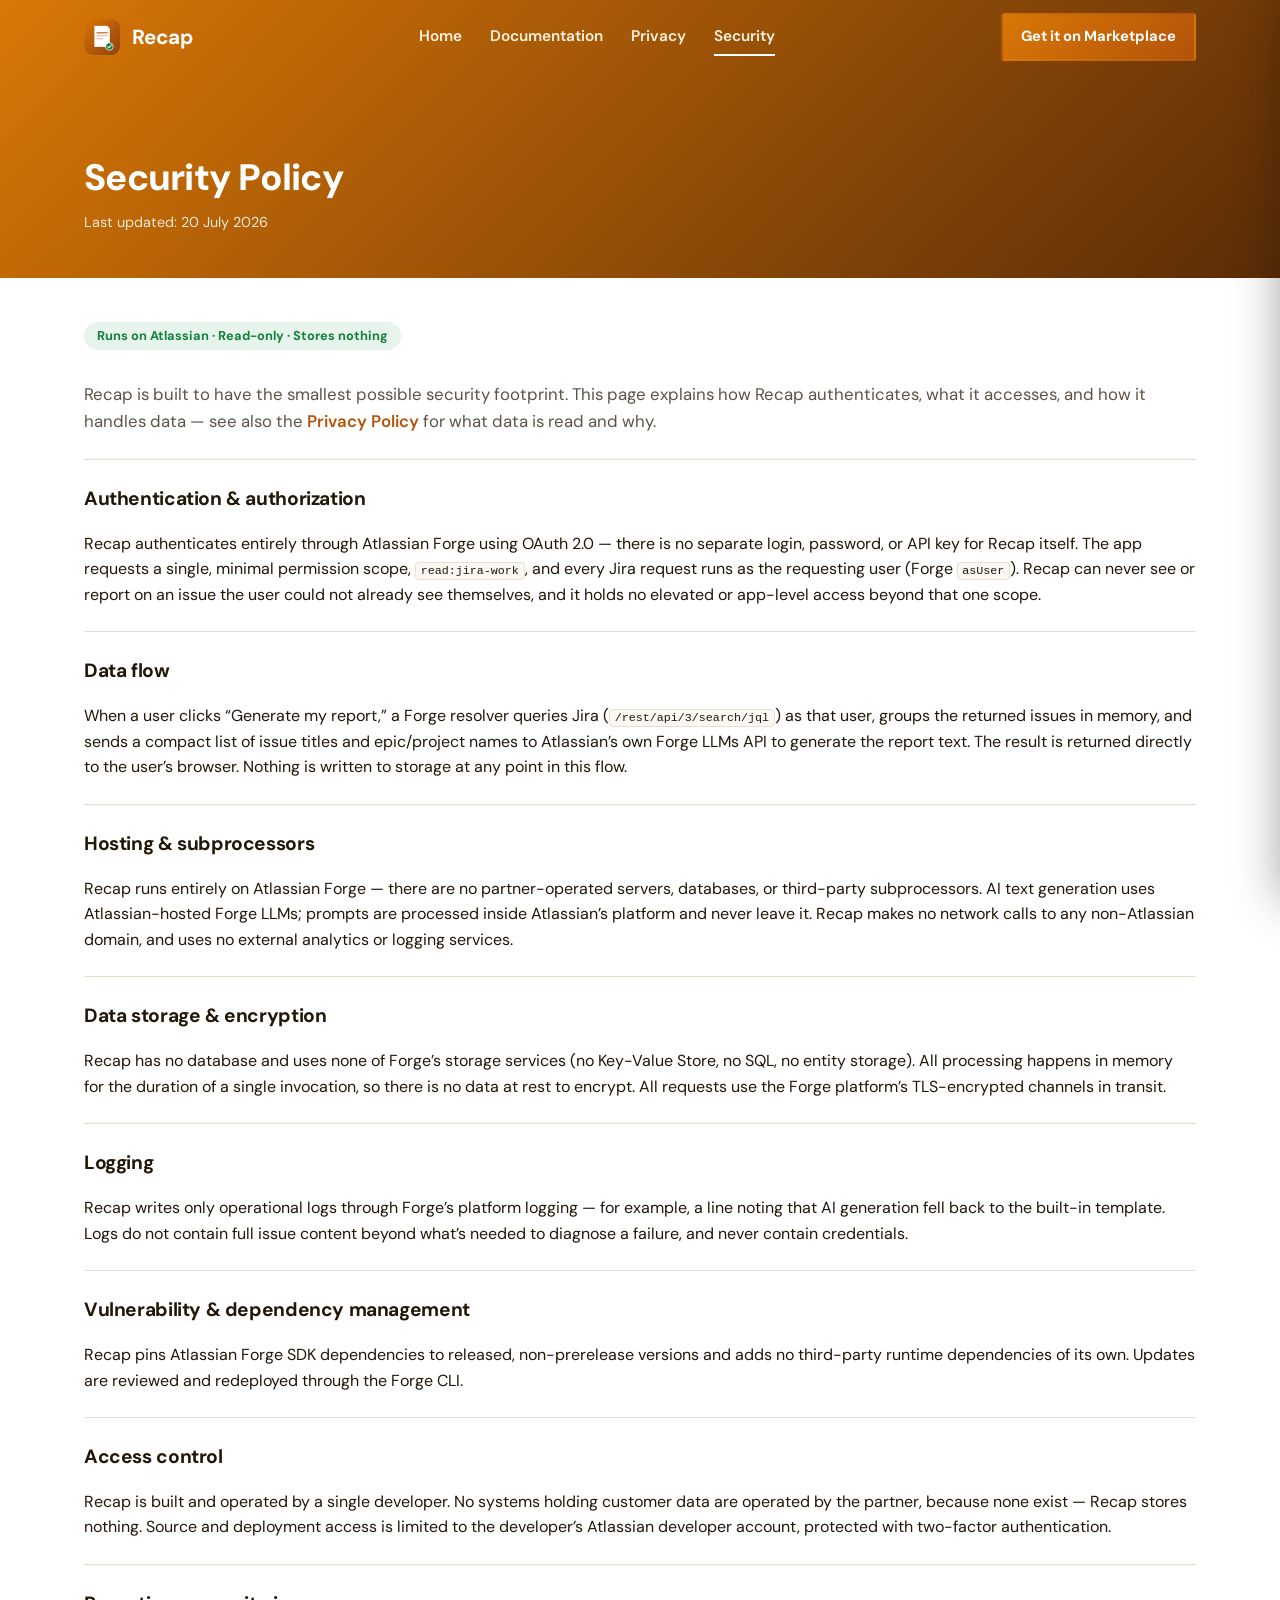
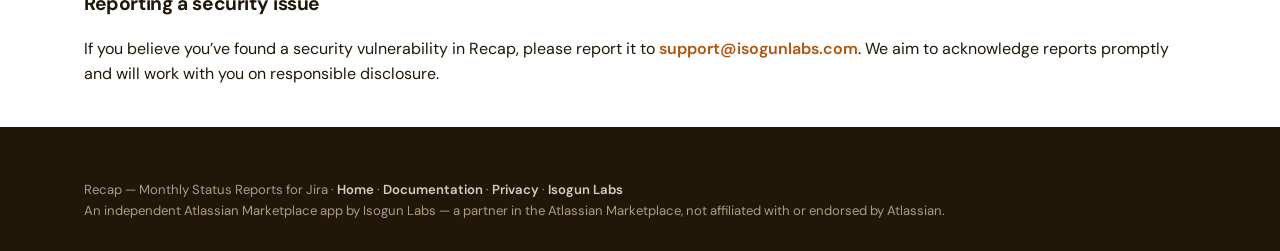
<file: security.html>
<!doctype html>
<html lang="en">
<head>
<meta charset="utf-8">
<meta name="viewport" content="width=device-width, initial-scale=1">
<meta name="color-scheme" content="light">
<meta name="author" content="Isogun Labs">
<meta name="theme-color" content="#211708">
<title>Recap — Security Policy</title>
<meta name="description" content="Security policy for Recap, the Jira Cloud app. Read-only, single-scope, stores nothing, runs entirely on Atlassian Forge.">
<link rel="canonical" href="https://recap.isogunlabs.com/security.html">

<meta property="og:type" content="website">
<meta property="og:title" content="Recap — Security Policy">
<meta property="og:description" content="How Recap authenticates, what it accesses, and how it handles data. Read-only, single-scope, stores nothing.">
<meta property="og:url" content="https://recap.isogunlabs.com/security.html">
<meta property="og:image" content="https://recap.isogunlabs.com/assets/img/Recap-thumbnail.png">
<meta property="og:image:width" content="1280">
<meta property="og:image:height" content="720">
<meta property="og:site_name" content="Recap">
<meta name="twitter:card" content="summary_large_image">
<meta name="twitter:site" content="@isogunlabs">
<meta name="twitter:title" content="Recap — Security Policy">
<meta name="twitter:description" content="How Recap authenticates, what it accesses, and how it handles data. Read-only, single-scope, stores nothing.">
<meta name="twitter:image" content="https://recap.isogunlabs.com/assets/img/Recap-thumbnail.png">

<link rel="icon" href="/assets/img/recap-logo.svg" type="image/svg+xml">
<link rel="icon" href="/assets/img/recap-logo-144.png" sizes="144x144" type="image/png">
<link rel="apple-touch-icon" href="/assets/img/recap-logo-144.png">
<script type="application/ld+json">
{
  "@context": "https://schema.org",
  "@type": "BreadcrumbList",
  "itemListElement": [
    { "@type": "ListItem", "position": 1, "name": "Recap", "item": "https://recap.isogunlabs.com/" },
    { "@type": "ListItem", "position": 2, "name": "Security Policy", "item": "https://recap.isogunlabs.com/security.html" }
  ]
}
</script>

<link rel="stylesheet" href="/assets/css/site.css?v=11">
</head>
<body>

<nav class="nav">
  <div class="wrap">
    <a class="logo" href="/">
      <img src="/assets/img/recap-logo-144.png" alt="" width="36" height="36">
      <b>Recap</b>
    </a>
    <div class="nav-mid">
      <a href="index.html">Home</a>
      <a href="docs.html">Documentation</a>
      <a href="privacy.html">Privacy</a>
      <a href="security.html" class="active">Security</a>
    </div>
    <div class="nav-right">
      <a class="btn btn-amber btn-sm" href="https://marketplace.atlassian.com/2146687861" target="_blank" rel="noopener">Get it on Marketplace</a>
      <button class="hamburger" aria-label="Open menu" aria-expanded="false" aria-controls="mobile-drawer">
        <span></span><span></span><span></span>
      </button>
    </div>
  </div>
</nav>

<div class="drawer-overlay"></div>
<aside class="drawer" id="mobile-drawer">
  <div class="d-head">
    <a class="logo" href="/">
      <img src="/assets/img/recap-logo-144.png" alt="" width="32" height="32">
      <b>Recap</b>
    </a>
    <button class="d-close" aria-label="Close menu">
      <svg viewBox="0 0 24 24" fill="none" stroke="currentColor" stroke-width="2.2" stroke-linecap="round" stroke-linejoin="round"><path d="M6 6l12 12M18 6 6 18"/></svg>
    </button>
  </div>
  <nav>
    <a class="d-link" href="index.html">Home</a>
    <a class="d-link" href="docs.html">Documentation</a>
    <a class="d-link" href="privacy.html">Privacy</a>
    <a class="d-link" href="security.html">Security</a>
  </nav>
  <a class="btn btn-amber" href="https://marketplace.atlassian.com/2146687861" target="_blank" rel="noopener">Get it on Marketplace</a>
</aside>

<header class="page-hero">
  <div class="wrap">
    <h1 class="page-title">Security Policy</h1>
    <div class="updated">Last updated: 20 July 2026</div>
  </div>
</header>

<main class="wrap legal">

  <span class="pill">Runs on Atlassian · Read-only · Stores nothing</span>
  <p class="lead">
    Recap is built to have the smallest possible security footprint. This page explains how
    Recap authenticates, what it accesses, and how it handles data — see also the
    <a href="privacy.html">Privacy Policy</a> for what data is read and why.
  </p>

  <section>
    <h2>Authentication &amp; authorization</h2>
    <p>
      Recap authenticates entirely through Atlassian Forge using OAuth 2.0 — there is no
      separate login, password, or API key for Recap itself. The app requests a single,
      minimal permission scope, <code>read:jira-work</code>, and every Jira request runs as
      the requesting user (Forge <code>asUser</code>). Recap can never see or report on an
      issue the user could not already see themselves, and it holds no elevated or app-level
      access beyond that one scope.
    </p>
  </section>

  <section>
    <h2>Data flow</h2>
    <p>
      When a user clicks “Generate my report,” a Forge resolver queries Jira
      (<code>/rest/api/3/search/jql</code>) as that user, groups the returned issues in
      memory, and sends a compact list of issue titles and epic/project names to Atlassian’s
      own Forge LLMs API to generate the report text. The result is returned directly to the
      user’s browser. Nothing is written to storage at any point in this flow.
    </p>
  </section>

  <section>
    <h2>Hosting &amp; subprocessors</h2>
    <p>
      Recap runs entirely on Atlassian Forge — there are no partner-operated servers,
      databases, or third-party subprocessors. AI text generation uses Atlassian-hosted Forge
      LLMs; prompts are processed inside Atlassian’s platform and never leave it. Recap makes
      no network calls to any non-Atlassian domain, and uses no external analytics or logging
      services.
    </p>
  </section>

  <section>
    <h2>Data storage &amp; encryption</h2>
    <p>
      Recap has no database and uses none of Forge’s storage services (no Key-Value Store, no
      SQL, no entity storage). All processing happens in memory for the duration of a single
      invocation, so there is no data at rest to encrypt. All requests use the Forge
      platform’s TLS-encrypted channels in transit.
    </p>
  </section>

  <section>
    <h2>Logging</h2>
    <p>
      Recap writes only operational logs through Forge’s platform logging — for example, a
      line noting that AI generation fell back to the built-in template. Logs do not contain
      full issue content beyond what’s needed to diagnose a failure, and never contain
      credentials.
    </p>
  </section>

  <section>
    <h2>Vulnerability &amp; dependency management</h2>
    <p>
      Recap pins Atlassian Forge SDK dependencies to released, non-prerelease versions and
      adds no third-party runtime dependencies of its own. Updates are reviewed and redeployed
      through the Forge CLI.
    </p>
  </section>

  <section>
    <h2>Access control</h2>
    <p>
      Recap is built and operated by a single developer. No systems holding customer data are
      operated by the partner, because none exist — Recap stores nothing. Source and
      deployment access is limited to the developer’s Atlassian developer account, protected
      with two-factor authentication.
    </p>
  </section>

  <section>
    <h2>Reporting a security issue</h2>
    <p>
      If you believe you’ve found a security vulnerability in Recap, please report it to
      <a href="mailto:support@isogunlabs.com">support@isogunlabs.com</a>. We aim to
      acknowledge reports promptly and will work with you on responsible disclosure.
    </p>
  </section>

</main>

<footer>
  <div class="wrap">
    <div class="foot-bottom" style="border-top:0; padding-top:0;">
      Recap — Monthly Status Reports for Jira ·
      <a href="index.html">Home</a> ·
      <a href="docs.html">Documentation</a> ·
      <a href="privacy.html">Privacy</a> ·
      <a href="https://isogunlabs.com/">Isogun Labs</a><br>
      An independent Atlassian Marketplace app by Isogun Labs — a partner in the Atlassian Marketplace, not affiliated with or endorsed by Atlassian.
    </div>
  </div>
</footer>

<script src="/assets/js/site.js?v=10" defer></script>
</body>
</html>
</file>
<file: assets/css/site.css>
/* ============================================================
   Recap — shared site styles
   ============================================================ */
@font-face {
  font-family: 'DM Sans';
  font-style: normal;
  font-weight: 400 800;
  font-display: swap;
  src: url('/assets/fonts/dm-sans-latin.woff2') format('woff2');
  unicode-range: U+0000-00FF, U+0131, U+0152-0153, U+02BB-02BC, U+02C6, U+02DA, U+02DC, U+0304, U+0308, U+0329, U+2000-206F, U+20AC, U+2122, U+2191, U+2193, U+2212, U+2215, U+FEFF, U+FFFD;
}
@font-face {
  font-family: 'DM Sans';
  font-style: normal;
  font-weight: 400 800;
  font-display: swap;
  src: url('/assets/fonts/dm-sans-latin-ext.woff2') format('woff2');
  unicode-range: U+0100-02BA, U+02BD-02C5, U+02C7-02CC, U+02CE-02D7, U+02DD-02FF, U+0304, U+0308, U+0329, U+1D00-1DBF, U+1E00-1E9F, U+1EF2-1EFF, U+2020, U+20A0-20AB, U+20AD-20C0, U+2113, U+2C60-2C7F, U+A720-A7FF;
}

:root {
  --amber-50:#FFF8EF; --amber-100:#FDE7C7; --amber-200:#F5C892; --amber-400:#D97706;
  --amber:#B45309; --amber-600:#9A4508; --amber-900:#5A2C08;
  --ink:#211708; --body:#5C5346; --bg:#FFFFFF; --panel:#FBF7F2; --panel-2:#F3E7D6;
  --line:#E9DFCF; --white:#FFFFFF; --green:#15803D; --green-bg:#E7F4EC;
  --shadow:0 1px 2px rgba(33,23,8,.05), 0 10px 28px rgba(33,23,8,.08);
  --shadow-lg:0 2px 6px rgba(33,23,8,.06), 0 30px 64px rgba(33,23,8,.16);
  --maxw:1160px;
  --ff:'DM Sans',-apple-system,BlinkMacSystemFont,"Segoe UI",Roboto,Helvetica,Arial,sans-serif;
}
* { box-sizing: border-box; }
html { scroll-behavior: smooth; }
body { margin:0; font-family:var(--ff); color:var(--ink); background:var(--bg); line-height:1.6; -webkit-font-smoothing:antialiased; text-rendering:optimizeLegibility; overflow-x:hidden; }
a { color:inherit; }
img { max-width:100%; display:block; }
.wrap { max-width:var(--maxw); margin:0 auto; padding:0 24px; }
.wrap-wide { max-width:1360px; }
:focus-visible { outline:2px solid var(--amber-400); outline-offset:3px; border-radius:4px; }
h1,h2,h3 { letter-spacing:-.02em; }
.amber { color:var(--amber-400); }
code { background:var(--panel); border:1px solid var(--line); padding:.1em .4em; border-radius:4px; font-size:.9em; }
pre { background:#241A0B; color:#F9F1E4; border-radius:10px; padding:16px 18px; overflow-x:auto; font-size:.85rem; line-height:1.5; }
pre code { background:none; border:0; color:inherit; padding:0; }
table { border-collapse:collapse; width:100%; margin:12px 0; font-size:.95rem; }
th, td { text-align:left; padding:10px 12px; border-bottom:1px solid var(--line); vertical-align:top; }
th { background:var(--panel); font-weight:700; }

/* buttons */
.btn { display:inline-flex; align-items:center; gap:9px; font-size:1rem; font-weight:700; text-decoration:none; padding:13px 24px; border-radius:3px; transition:transform .16s, box-shadow .25s, background .2s, color .2s; cursor:pointer; border:2px solid transparent; }
.btn svg { width:16px; height:16px; transition:transform .2s; }
.btn-amber { color:#fff; background:linear-gradient(135deg,var(--amber-400),var(--amber)); }
.btn-amber:hover { transform:translateY(-2px); }
.btn-amber:hover svg { transform:translateX(4px); }
.btn-ghost { color:var(--ink); border-color:var(--line); background:var(--white); }
.btn-ghost:hover { border-color:var(--amber-400); color:var(--amber); }
.btn-ghost-light { color:#fff; border-color:rgba(255,255,255,.4); background:transparent; }
.btn-ghost-light:hover { border-color:#fff; }
.btn-text { display:inline-flex; align-items:center; gap:8px; font-weight:700; text-decoration:none; color:var(--amber); }
.btn-text svg { width:16px; height:16px; transition:transform .2s; }
.btn-text:hover svg { transform:translateX(4px); }
.btn-sm { padding:10px 18px; font-size:.92rem; }

/* utility bar */
.util { background:var(--ink); color:#D9CDB8; font-size:.82rem; }
.util .wrap { display:flex; align-items:center; justify-content:space-between; height:38px; }
.util a { color:#D9CDB8; text-decoration:none; }
.util .u-left a:hover, .util .u-right a:hover { color:#fff; }
.util .u-left { display:flex; align-items:center; gap:6px; }
.util .u-left svg { width:14px; height:14px; color:var(--amber-200); }

/* nav */
.nav { position:sticky; top:0; z-index:60; background:transparent; box-shadow:0 1px 0 rgba(255,255,255,0); transition:box-shadow .4s ease; }
.nav::before { content:""; position:absolute; inset:0; z-index:-1; background:linear-gradient(135deg,var(--amber-400),var(--amber-900)); opacity:0; transition:opacity .4s ease; }
.nav .wrap { display:flex; align-items:center; justify-content:space-between; height:74px; transition:height .3s ease; }
.nav.scrolled, .nav.nav-solid { box-shadow:0 10px 28px rgba(33,23,8,.28); }
.nav.scrolled::before, .nav.nav-solid::before { opacity:1; }
.nav.scrolled .wrap, .nav.nav-solid .wrap { height:60px; }
.logo { display:inline-flex; align-items:center; gap:12px; text-decoration:none; }
.logo img { height:36px; width:auto; flex:none; display:block; border-radius:9px; }
.logo b { color:#fff; font-size:1.28rem; font-weight:800; letter-spacing:-.01em; }
.nav-mid { display:flex; align-items:center; gap:28px; }
.nav-mid a { color:#FFF3E0; text-decoration:none; font-weight:600; font-size:.96rem; padding:6px 0; border-bottom:2px solid transparent; transition:border-color .2s,color .2s; }
.nav-mid a:hover, .nav-mid a.active { border-color:#fff; }
.nav-right { display:flex; align-items:center; gap:14px; }
.hamburger { display:none; background:none; border:0; cursor:pointer; padding:8px; }
.hamburger span { display:block; width:22px; height:2px; background:#fff; border-radius:2px; margin:5px 0; transition:transform .3s ease, opacity .2s ease; }
.hamburger.open span:nth-child(1){ transform:translateY(7px) rotate(45deg); }
.hamburger.open span:nth-child(2){ opacity:0; }
.hamburger.open span:nth-child(3){ transform:translateY(-7px) rotate(-45deg); }
.drawer-overlay { position:fixed; inset:0; background:rgba(33,23,8,.5); opacity:0; visibility:hidden; transition:opacity .3s ease, visibility .3s ease; z-index:90; }
.drawer-overlay.open { opacity:1; visibility:visible; }
.drawer { position:fixed; top:0; right:0; height:100%; width:min(300px,86vw); background:linear-gradient(160deg,var(--amber-400),var(--amber-900)); box-shadow:-14px 0 44px rgba(33,23,8,.4); transform:translateX(105%); transition:transform .32s cubic-bezier(.4,0,.2,1); z-index:100; display:flex; flex-direction:column; padding:20px 22px 26px; }
.drawer.open { transform:none; }
.drawer .d-head { display:flex; align-items:center; justify-content:space-between; margin-bottom:18px; }
.drawer .d-close { background:none; border:0; color:#fff; cursor:pointer; padding:6px; line-height:0; }
.drawer .d-close svg { width:24px; height:24px; }
.drawer nav { display:flex; flex-direction:column; }
.drawer a.d-link { display:block; color:#fff; text-decoration:none; font-weight:600; font-size:1.05rem; padding:14px 2px; border-bottom:1px solid rgba(255,255,255,.16); }
.drawer .btn { margin-top:20px; justify-content:center; }
body.drawer-open { overflow:hidden; }
@media (max-width:820px){ .nav-mid{ display:none; } .util{ display:none; } .hamburger{ display:block; } .nav-right .btn-amber{ display:none; } }

/* hero */
.hero { position:relative; margin-top:-74px; padding-top:74px; background:linear-gradient(150deg,#3A2409,var(--ink) 65%); color:#fff; overflow:hidden; }
.hero-facets { position:absolute; inset:0; opacity:.5; background-image:linear-gradient(rgba(255,255,255,.05) 1px,transparent 1px),linear-gradient(90deg,rgba(255,255,255,.05) 1px,transparent 1px); background-size:48px 48px; mask-image:radial-gradient(ellipse 75% 90% at 20% 20%,#000 30%,transparent 75%); -webkit-mask-image:radial-gradient(ellipse 75% 90% at 20% 20%,#000 30%,transparent 75%); }
.hero-glow { position:absolute; width:520px; height:520px; border-radius:50%; background:radial-gradient(circle,rgba(217,119,6,.35),transparent 70%); filter:blur(30px); top:-120px; right:-80px; animation:float 9s ease-in-out infinite; }
@keyframes float { 0%,100%{ transform:translate(0,0); } 50%{ transform:translate(-24px,26px); } }
.hero .wrap { position:relative; z-index:1; padding:76px 24px 70px; display:grid; grid-template-columns:0.85fr 1.15fr; gap:44px; align-items:center; max-width:1280px; }
.eyebrow { font-size:.76rem; font-weight:700; letter-spacing:.14em; text-transform:uppercase; color:#F0D9B5; }
.eyebrow .dot { display:inline-block; width:7px; height:7px; margin-right:8px; border-radius:50%; background:var(--amber-400); box-shadow:0 0 0 4px rgba(217,119,6,.25); vertical-align:middle; }
.hero h1 { font-size:clamp(2rem,4.4vw,3.1rem); line-height:1.1; font-weight:800; margin:20px 0 0; letter-spacing:-.03em; }
.hero .lead { font-size:clamp(1.02rem,1.5vw,1.16rem); color:#E3D6C0; max-width:50ch; margin:20px 0 0; }
.hero-actions { display:flex; flex-wrap:wrap; align-items:center; gap:16px; margin-top:30px; }
.hero-actions .btn-text { color:#fff; }
.trust-chips { list-style:none; display:flex; flex-wrap:wrap; gap:10px; padding:0; margin:30px 0 0; }
.trust-chips li { display:inline-flex; align-items:center; gap:7px; background:rgba(255,255,255,.08); border:1px solid rgba(255,255,255,.16); border-radius:999px; padding:8px 15px; font-size:.85rem; font-weight:600; color:#F5E9D5; }
.trust-chips svg { width:14px; height:14px; color:var(--amber-200); flex:none; }

/* hero screenshot showcase */
.showcase-frame { position:relative; }
.showcase-frame::before { content:""; position:absolute; inset:-8% -6% -14% -6%; background:radial-gradient(60% 60% at 65% 35%,rgba(217,119,6,.28),transparent 70%); filter:blur(38px); z-index:-1; }
.mock { border-radius:8px; overflow:hidden; border:1px solid rgba(255,255,255,.14); box-shadow:var(--shadow-lg); background:var(--white); position:relative; }
.mock .bar { display:flex; align-items:center; gap:7px; padding:11px 15px; background:#F4EEE2; border-bottom:1px solid var(--line); }
.mock .bar i { width:10px; height:10px; border-radius:50%; }
.mock .bar .r{background:#F87171;} .mock .bar .y{background:#FBBF24;} .mock .bar .g{background:#34D399;}
.mock .bar .url { margin-left:8px; font-size:.72rem; color:var(--body); background:var(--white); border:1px solid var(--line); border-radius:6px; padding:4px 12px; }
.video-embed { position:relative; width:100%; aspect-ratio:16/9; background:var(--panel); }
.video-embed iframe { position:absolute; inset:0; width:100%; height:100%; border:0; }

/* section scaffolding */
section.block { padding:80px 0; }
.kicker { font-size:.78rem; font-weight:800; letter-spacing:.14em; text-transform:uppercase; color:var(--amber-400); }
.section-head { max-width:680px; margin:0 auto 48px; text-align:center; }
.section-head h2 { font-size:clamp(1.7rem,3.4vw,2.4rem); font-weight:800; margin:12px 0 12px; }
.section-head p { color:var(--body); font-size:1.06rem; margin:0; }

/* how it works — flow steps */
.flow { display:grid; grid-template-columns:repeat(3,1fr); gap:28px; position:relative; }
.flow-step { text-align:center; }
.flow-step .num { width:34px; height:34px; border-radius:50%; background:var(--panel); border:1px solid var(--line); color:var(--amber); font-weight:800; display:grid; place-items:center; margin:0 auto 14px; }
.flow-shot { border-radius:8px; overflow:hidden; border:1px solid var(--line); box-shadow:var(--shadow); aspect-ratio:16/10; position:relative; margin-bottom:16px; }
.flow-shot img { width:100%; height:100%; object-fit:cover; object-position:top left; }
.flow-step h3 { margin:0 0 6px; font-size:1.06rem; font-weight:800; color:var(--ink); }
.flow-step p { margin:0; color:var(--body); font-size:.92rem; line-height:1.55; }
.flow-arrow { position:absolute; top:56px; width:28px; height:28px; color:var(--amber-200); }
.flow-arrow svg { width:100%; height:100%; }

/* principle / feature grid */
.principles { display:grid; grid-template-columns:repeat(4,1fr); gap:22px; }
.principle { background:var(--white); border-radius:8px; padding:26px 22px; box-shadow:var(--shadow); transition:transform .2s, box-shadow .25s; }
.principle:hover { transform:translateY(-4px); box-shadow:var(--shadow-lg); }
.principle .ic { width:46px; height:46px; border-radius:8px; display:grid; place-items:center; background:linear-gradient(140deg,var(--amber-50),var(--amber-100)); color:var(--amber-600); margin-bottom:16px; }
.principle .ic svg { width:23px; height:23px; }
.principle h3 { margin:0 0 8px; font-size:1.02rem; font-weight:800; color:var(--ink); }
.principle p { margin:0; color:var(--body); font-size:.92rem; }

/* board → report split */
.split { display:grid; grid-template-columns:1fr auto 1fr; gap:24px; align-items:center; }
.split-shot { border-radius:8px; overflow:hidden; border:1px solid var(--line); box-shadow:var(--shadow-lg); background:var(--white); aspect-ratio:1521/907; }
.split-shot img { width:100%; height:100%; display:block; object-fit:cover; object-position:top; }
.split-arrow { color:var(--amber-400); flex:none; }
.split-arrow svg { width:30px; height:30px; }
.split-label { font-size:.78rem; font-weight:800; letter-spacing:.1em; text-transform:uppercase; color:var(--amber); margin-bottom:10px; text-align:center; }

@media (max-width:680px){
  .split { grid-template-columns:1fr; }
  .split-arrow { transform:rotate(90deg); margin:0 auto; }
}

/* FAQ accordion */
.faq-list { max-width:760px; margin:0 auto; }
.faq-item { border-bottom:1px solid var(--line); }
.faq-item summary { cursor:pointer; list-style:none; display:flex; align-items:center; justify-content:space-between; gap:16px; padding:20px 4px; font-weight:700; font-size:1.02rem; color:var(--ink); }
.faq-item summary::-webkit-details-marker { display:none; }
.faq-item summary .chev { flex:none; width:20px; height:20px; color:var(--amber); transition:transform .25s ease; }
.faq-item[open] summary .chev { transform:rotate(180deg); }
.faq-item p { margin:0 4px 20px; color:var(--body); font-size:.98rem; line-height:1.6; }

/* CTA band */
.cta { position:relative; background:linear-gradient(120deg,var(--amber-900),var(--amber)); color:#fff; overflow:hidden; }
.cta-facets { position:absolute; inset:0; opacity:.35; background-image:linear-gradient(rgba(255,255,255,.08) 1px,transparent 1px),linear-gradient(90deg,rgba(255,255,255,.08) 1px,transparent 1px); background-size:44px 44px; mask-image:radial-gradient(ellipse 80% 120% at 100% 0,#000 25%,transparent 72%); -webkit-mask-image:radial-gradient(ellipse 80% 120% at 100% 0,#000 25%,transparent 72%); }
.cta .wrap { position:relative; z-index:1; padding:68px 24px; text-align:center; }
.cta h2 { font-size:clamp(1.8rem,3.4vw,2.4rem); font-weight:800; margin:0 0 14px; }
.cta p { color:#FBEBD3; font-size:1.08rem; max-width:54ch; margin:0 auto 28px; }
.cta-actions { display:flex; flex-wrap:wrap; gap:14px; justify-content:center; }

/* pill / badge (legacy pages) */
.pill { display:inline-block; font-size:.8rem; font-weight:700; color:var(--green); background:var(--green-bg); border-radius:999px; padding:4px 13px; margin-bottom:14px; }

/* footer */
footer { background:var(--ink); color:#C9BCA2; }
footer .wrap { padding:52px 24px 30px; }
.foot-top { display:flex; flex-wrap:wrap; justify-content:space-between; gap:32px; margin-bottom:32px; }
.foot-brand .logo { margin-bottom:14px; }
.foot-brand p { color:#A99C82; font-size:.9rem; max-width:34ch; margin:0; }
.foot-brand .partner-badge { display:block; height:26px; width:auto; margin-top:18px; opacity:.9; }
.foot-links { display:flex; flex-wrap:wrap; gap:10px 26px; }
.foot-links a { color:#E3D6C0; text-decoration:none; font-size:.94rem; font-weight:600; }
.foot-links a:hover { color:#fff; }
.foot-bottom { border-top:1px solid rgba(255,255,255,.1); padding-top:22px; font-size:.82rem; color:#A99C82; line-height:1.6; }
.foot-bottom a { color:#D9CDB8; font-weight:600; text-decoration:none; }
.foot-bottom a:hover { color:#fff; }

/* legacy content pages (docs / privacy / security) */
.page-hero { position:relative; margin-top:-74px; padding-top:74px; background:linear-gradient(135deg,var(--amber-400),var(--amber-900)); color:#fff; }
.page-hero .wrap { padding:52px 24px 44px; }
.page-hero .page-title { font-size:clamp(1.7rem,3.4vw,2.3rem); font-weight:800; margin:22px 0 4px; }
.page-hero .updated { opacity:.85; font-size:.9rem; }
.legal { padding-top:44px; padding-bottom:24px; }
.legal .lead { font-size:1.05rem; color:var(--body); }
.legal section { border-top:1px solid var(--line); padding-top:24px; margin-top:24px; }
.legal h2 { font-size:1.2rem; margin:0 0 8px; }
.legal a { color:var(--amber); font-weight:600; text-decoration:none; }
.legal a:hover { text-decoration:underline; }

.docs-layout { display:flex; align-items:flex-start; max-width:var(--maxw); margin:0 auto; }
.docs-side { width:250px; flex:none; position:sticky; top:0; align-self:flex-start; height:100vh; overflow-y:auto; border-right:1px solid var(--line); padding:32px 20px 40px; }
.docs-side .side-title { font-size:.72rem; text-transform:uppercase; letter-spacing:.08em; color:var(--body); margin:0 0 12px; font-weight:800; }
.docs-side nav a { display:block; padding:7px 12px; margin:2px 0; color:var(--ink); text-decoration:none; font-size:.9rem; border-radius:6px; border-left:3px solid transparent; }
.docs-side nav a:hover { background:var(--panel); }
.docs-side nav a.active { background:var(--panel); color:var(--amber); font-weight:700; border-left-color:var(--amber); }
.docs-main { flex:1 1 auto; min-width:0; padding:40px 40px 60px; max-width:800px; }
.docs-main .page-title { font-size:2rem; font-weight:800; margin:0 0 6px; }
.docs-main .lede { color:var(--body); margin:0 0 8px; }
.docs-main section { border-top:1px solid var(--line); padding-top:26px; margin-top:34px; }
.docs-main section:first-of-type { border-top:0; padding-top:0; margin-top:26px; }
.docs-main h2.sec { font-size:1.35rem; margin:0 0 12px; scroll-margin-top:20px; }
.docs-main h3 { font-size:1.02rem; margin:22px 0 4px; }
.docs-main a { color:var(--amber); font-weight:600; text-decoration:none; }
.docs-main a:hover { text-decoration:underline; }
ol.steps { padding-left:0; list-style:none; counter-reset:step; }
ol.steps li { counter-increment:step; position:relative; padding:12px 0 12px 48px; border-bottom:1px solid var(--line); }
ol.steps li:last-child { border-bottom:0; }
ol.steps li::before { content:counter(step); position:absolute; left:0; top:12px; width:32px; height:32px; background:var(--panel); color:var(--amber); border:1px solid var(--line); border-radius:50%; display:grid; place-items:center; font-weight:700; }
.note { background:var(--panel); border-left:3px solid var(--amber-400); padding:12px 16px; border-radius:6px; margin:14px 0; }

/* reveal on scroll */
.reveal { opacity:0; transform:translateY(20px); transition:opacity .7s ease, transform .7s ease; }
.reveal.in { opacity:1; transform:none; }

@media (max-width:940px){
  .hero .wrap{ grid-template-columns:1fr; gap:40px; padding:56px 24px 48px; text-align:center; }
  .hero .lead{ margin-inline:auto; }
  .trust-chips{ justify-content:center; }
  .principles{ grid-template-columns:repeat(2,1fr); }
  .flow{ grid-template-columns:1fr; gap:36px; }
  .flow-arrow{ display:none; }
  .foot-top{ flex-direction:column; gap:24px; }
  .docs-layout{ display:block; }
  .docs-side{ width:auto; position:static; height:auto; border-right:0; border-bottom:1px solid var(--line); padding:16px 20px; }
  .docs-side nav{ display:flex; flex-wrap:wrap; gap:4px; }
  .docs-side nav a{ border-left:0; padding:6px 10px; }
  .docs-main{ padding:28px 20px 48px; }
}
@media (max-width:560px){
  section.block{ padding:56px 0; }
  .principles{ grid-template-columns:1fr; }
  .util{ font-size:.78rem; }
}
@media (prefers-reduced-motion: reduce){ *{ animation:none!important; scroll-behavior:auto; } .reveal{ opacity:1; transform:none; transition:none; } .hero-glow{ animation:none; } }
</file>
